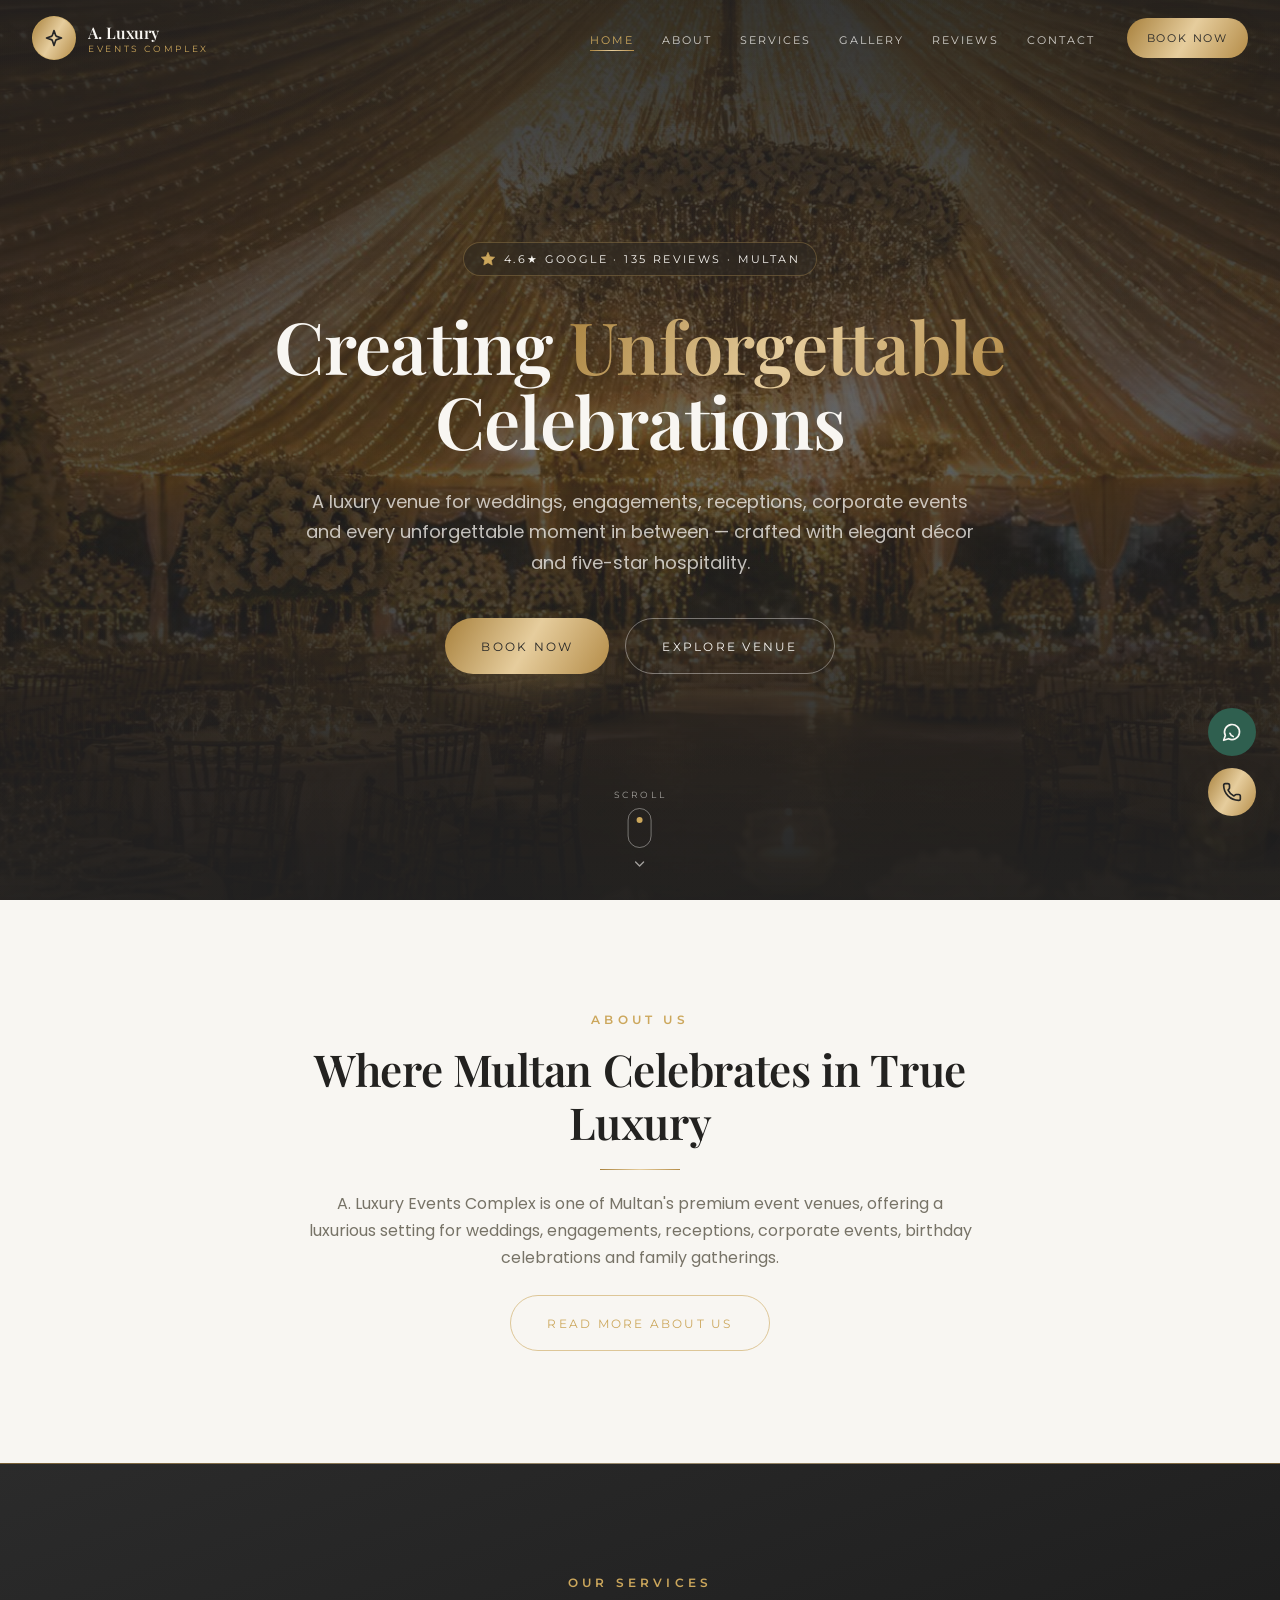
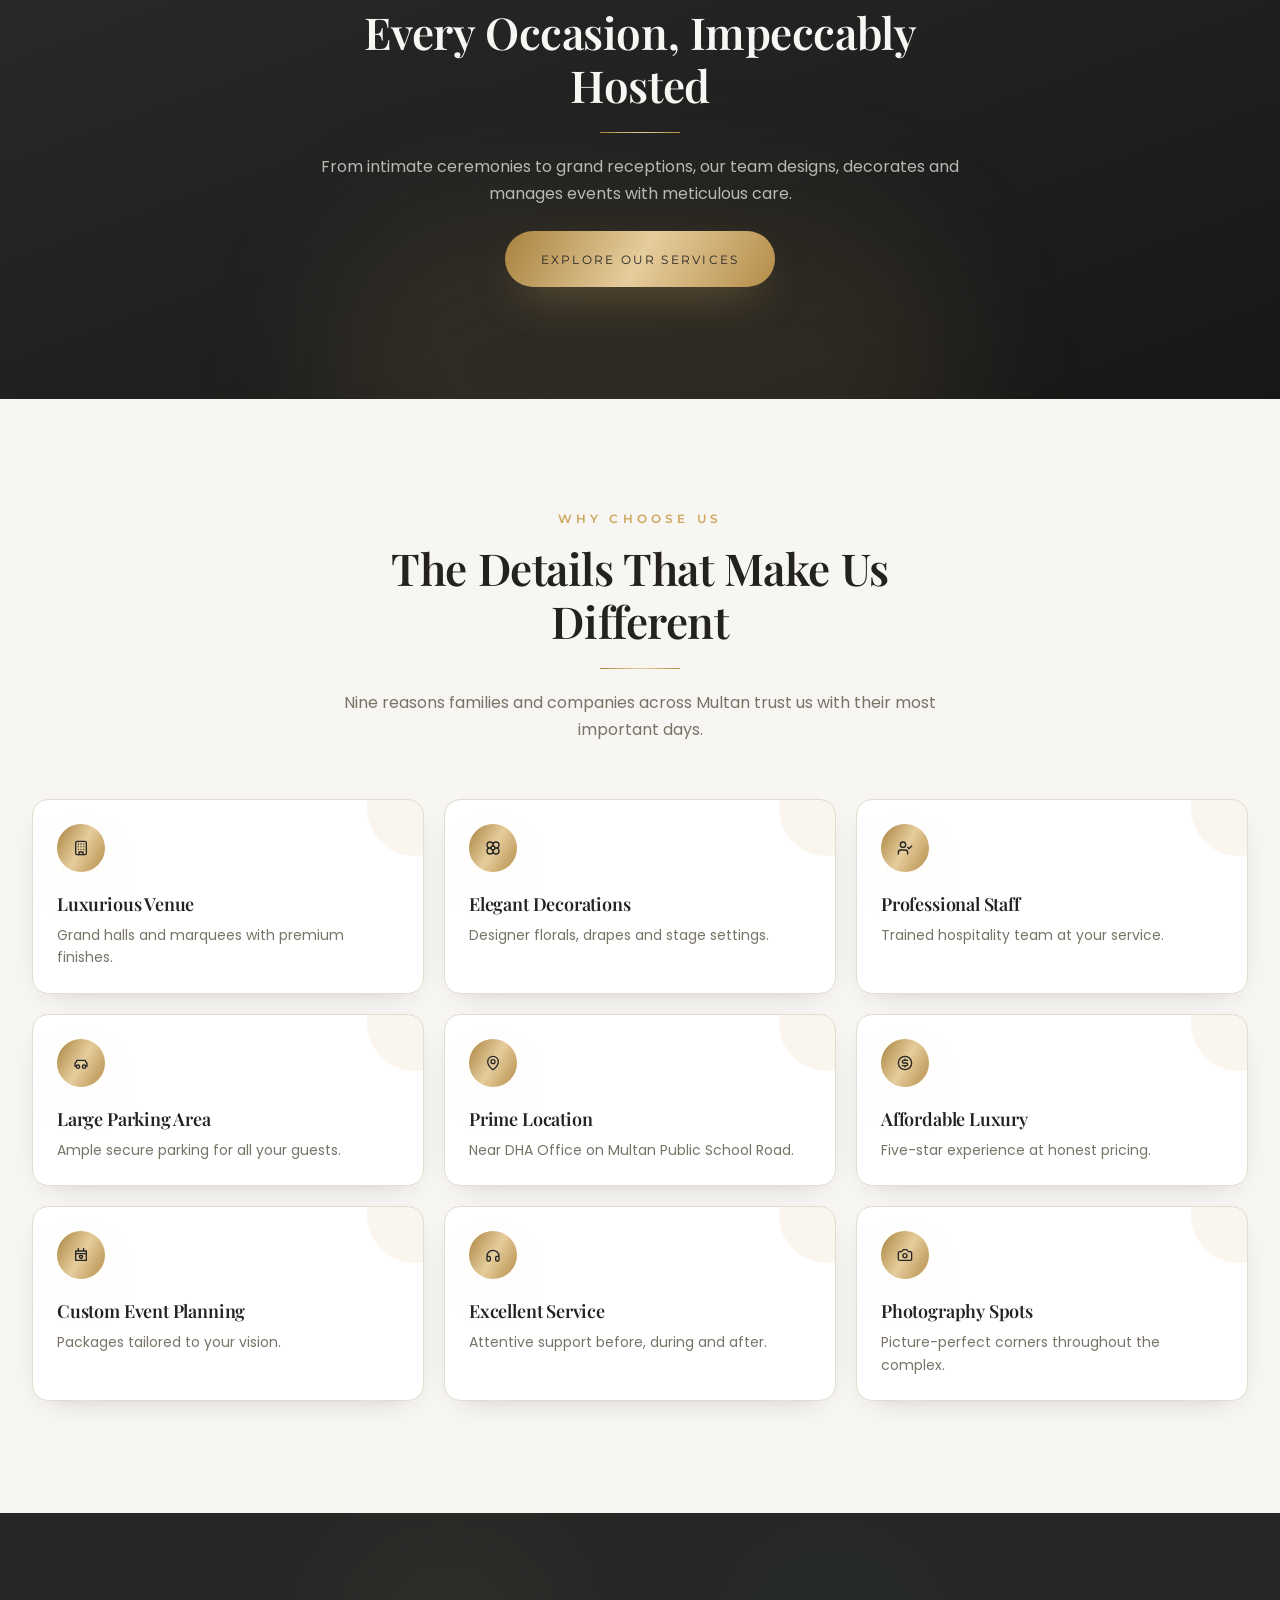
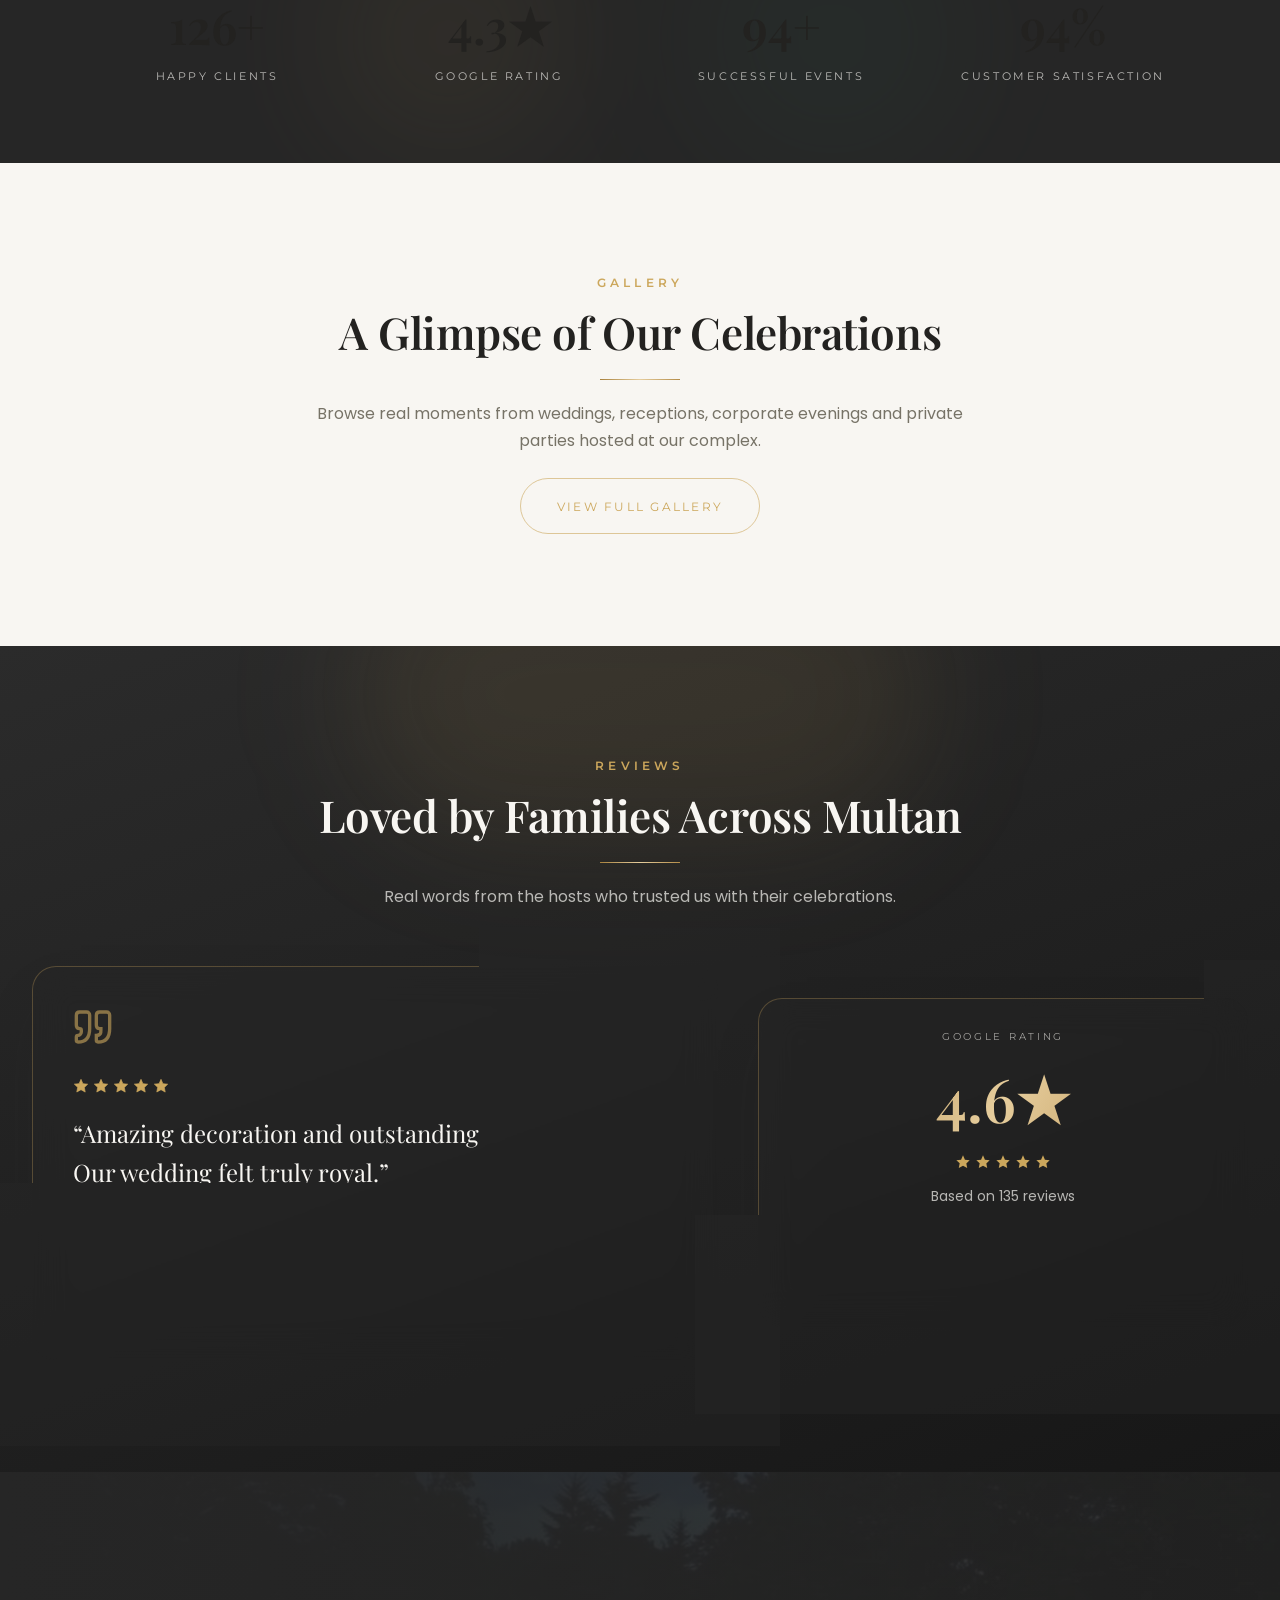
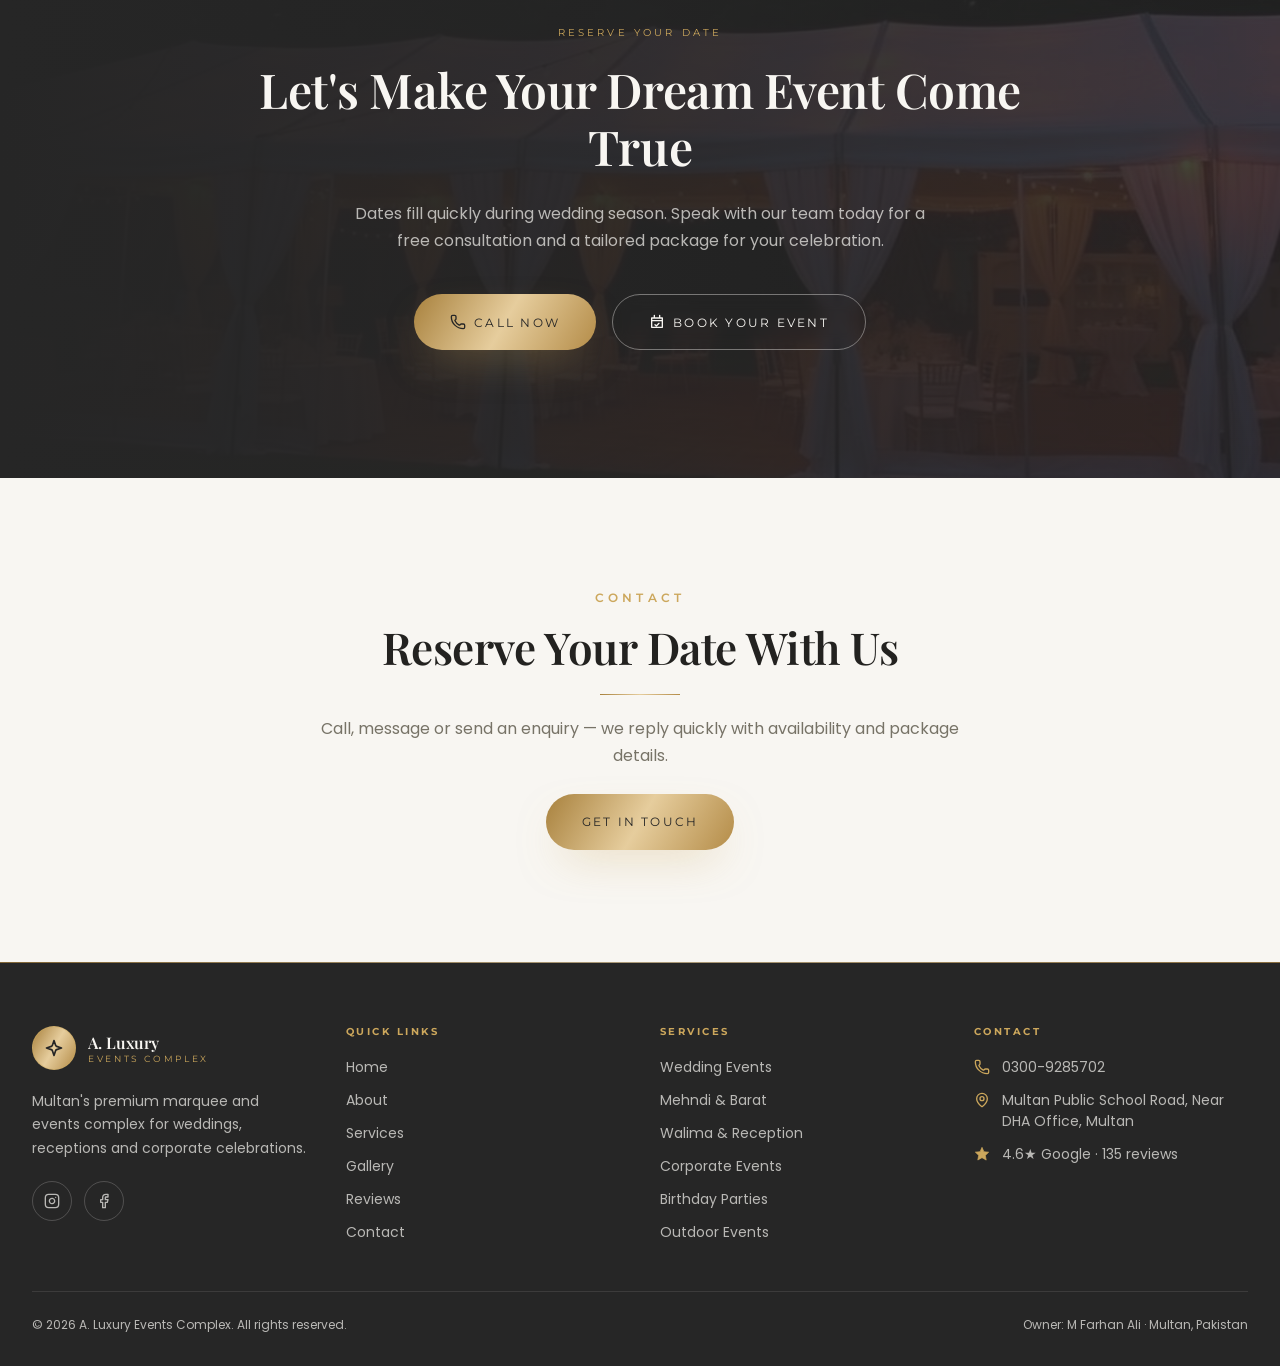
<file: index.html>
<!DOCTYPE html>
<html lang="en">
<head>
<meta charset="UTF-8" />
<meta name="viewport" content="width=device-width, initial-scale=1.0" />
<title>A. Luxury Events Complex — Luxury Marquee &amp; Wedding Venue in Multan</title>
<meta name="description" content="Multan's premium marquee and events complex for weddings, mehndi, barat, walima, receptions and corporate events. Elegant décor, catering and 4.6★ rated service." />
<meta name="keywords" content="marquee in Multan, wedding hall Multan, event complex Multan, luxury banquet Multan, walima venue, barat hall, corporate events Multan" />
<meta property="og:title" content="A. Luxury Events Complex — Luxury Marquee & Wedding Venue in Multan" />
<meta property="og:description" content="Multan's premium marquee and events complex for weddings, mehndi, barat, walima, receptions and corporate events. Elegant décor, catering and 4.6★ rated service." />
<meta property="og:type" content="business.business" />
<meta property="og:site_name" content="A. Luxury Events Complex" />
<meta property="og:locale" content="en_PK" />
<meta name="twitter:card" content="summary_large_image" />
<meta name="twitter:title" content="A. Luxury Events Complex — Luxury Marquee & Wedding Venue in Multan" />
<meta name="twitter:description" content="Multan's premium marquee and events complex for weddings, mehndi, barat, walima, receptions and corporate events. Elegant décor, catering and 4.6★ rated service." />
<meta name="robots" content="index, follow" />
<link rel="canonical" href="/" />
<link rel="icon" href="favicon.ico" />
<link rel="stylesheet" href="assets/css/styles.css" />
<script type="application/ld+json">
{
  "@context": "https://schema.org",
  "@graph": [
    {
      "@type": ["LocalBusiness", "EventVenue"],
      "name": "A. Luxury Events Complex",
      "description": "Multan's premium marquee and events complex for weddings, mehndi, barat, walima, receptions and corporate events. Elegant décor, catering and 4.6★ rated service.",
      "telephone": "+92 300 9285702",
      "founder": { "@type": "Person", "name": "M Farhan Ali" },
      "address": {
        "@type": "PostalAddress",
        "streetAddress": "Multan Public School Road, Near DHA Office",
        "addressLocality": "Multan",
        "addressCountry": "PK"
      },
      "openingHours": "Mo-Su 10:00-24:00",
      "priceRange": "$$",
      "aggregateRating": {
        "@type": "AggregateRating",
        "ratingValue": 4.6,
        "reviewCount": 135,
        "bestRating": 5
      },
      "sameAs": [
        "https://www.instagram.com/a.dot.luxury.event.complex?igsh=MWJydzV4YTBwYzZkdg==",
        "https://www.facebook.com/share/1BX9GoHtxs/"
      ],
      "maximumAttendeeCapacity": 1000
    },
    {
      "@type": "BreadcrumbList",
      "itemListElement": [
        { "@type": "ListItem", "position": 1, "name": "Home", "item": "/" },
        { "@type": "ListItem", "position": 2, "name": "About", "item": "/about.html" },
        { "@type": "ListItem", "position": 3, "name": "Services", "item": "/services.html" },
        { "@type": "ListItem", "position": 4, "name": "Gallery", "item": "/gallery.html" },
        { "@type": "ListItem", "position": 5, "name": "Contact", "item": "/contact.html" }
      ]
    }
  ]
}
</script>
</head>
<body>

<!-- ========================= HEADER ========================= -->
<header class="site-header" id="siteHeader">
  <nav class="navbar container" aria-label="Main navigation">
    <a href="#home" class="brand">
      <span class="brand-icon">
        <svg class="icon" viewBox="0 0 24 24" fill="none" stroke="currentColor" stroke-width="2" stroke-linecap="round" stroke-linejoin="round"><path d="m12 3-1.9 5.8a2 2 0 0 1-1.287 1.288L3 12l5.8 1.9a2 2 0 0 1 1.288 1.287L12 21l1.9-5.8a2 2 0 0 1 1.287-1.288L21 12l-5.8-1.9a2 2 0 0 1-1.288-1.287Z"/></svg>
      </span>
      <span style="min-width:0;">
        <span class="brand-name">A. Luxury</span>
        <span class="brand-sub">Events Complex</span>
      </span>
    </a>

    <div class="nav-desktop">
      <ul class="nav-links" id="navLinks">
        <li><a href="#home" aria-current="page">Home</a></li>
        <li><a href="about.html">About</a></li>
        <li><a href="services.html">Services</a></li>
        <li><a href="gallery.html">Gallery</a></li>
        <li><a href="#reviews">Reviews</a></li>
        <li><a href="contact.html">Contact</a></li>
      </ul>
      <a href="contact.html" class="btn btn-gold btn-sm">Book Now</a>
    </div>

    <button type="button" class="menu-toggle" id="menuToggle" aria-expanded="false" aria-label="Open menu">
      <svg class="icon icon-open" viewBox="0 0 24 24" fill="none" stroke="currentColor" stroke-width="2" stroke-linecap="round" stroke-linejoin="round"><path d="M4 12h16M4 6h16M4 18h16"/></svg>
      <svg class="icon icon-close" viewBox="0 0 24 24" fill="none" stroke="currentColor" stroke-width="2" stroke-linecap="round" stroke-linejoin="round"><path d="M18 6 6 18M6 6l12 12"/></svg>
    </button>
  </nav>

  <div class="mobile-drawer-wrap" id="mobileDrawerWrap">
    <div class="mobile-overlay" id="mobileOverlay"></div>
    <div class="mobile-drawer">
      <div class="mobile-drawer-head">
        <span>Menu</span>
        <button type="button" class="mobile-close" id="mobileClose" aria-label="Close menu">
          <svg class="icon-sm" viewBox="0 0 24 24" fill="none" stroke="currentColor" stroke-width="2" stroke-linecap="round" stroke-linejoin="round"><path d="M18 6 6 18M6 6l12 12"/></svg>
        </button>
      </div>
      <ul class="mobile-nav-links">
        <li><a href="#home" class="mobile-link">Home</a></li>
        <li><a href="about.html" class="mobile-link">About</a></li>
        <li><a href="services.html" class="mobile-link">Services</a></li>
        <li><a href="gallery.html" class="mobile-link">Gallery</a></li>
        <li><a href="#reviews" class="mobile-link">Reviews</a></li>
        <li><a href="contact.html" class="mobile-link">Contact</a></li>
      </ul>
      <a href="contact.html" class="btn btn-gold btn-lg btn-full mobile-link">Book Your Event</a>
      <a href="tel:+923009285702" class="mobile-phone">0300-9285702</a>
    </div>
  </div>
</header>

<main>

  <!-- ========================= HERO ========================= -->
  <section id="home" class="hero">
    <div class="hero-bg-wrap">
      <img id="heroImg" src="assets/images/hero-marquee.jpg" alt="Luxury wedding marquee at A. Luxury Events Complex with golden chandeliers and floral décor" width="1920" height="1088" fetchpriority="high" />
    </div>
    <div class="hero-gradient-1"></div>
    <div class="hero-gradient-2"></div>

    <div class="hero-inner">
      <div class="hero-badge glass-dark animate-fade-in">
        <svg class="icon-sm" viewBox="0 0 24 24" fill="currentColor" stroke="currentColor" stroke-width="1" style="color:var(--primary)"><path d="M12 2l2.9 6.6L22 9.3l-5 4.8 1.3 7-6.3-3.6L5.7 21l1.3-7-5-4.8 7.1-0.7L12 2z"/></svg>
        <span>4.6★ Google · 135 Reviews · Multan</span>
      </div>

      <h1 class="animate-fade-in">Creating <span class="text-gold-gradient">Unforgettable</span><br class="hidden-mobile" /> Celebrations</h1>

      <p class="lede animate-fade-in">A luxury venue for weddings, engagements, receptions, corporate events and every unforgettable moment in between — crafted with elegant décor and five-star hospitality.</p>

      <div class="hero-ctas animate-fade-in">
        <a href="contact.html" class="btn btn-gold btn-lg">Book Now</a>
        <a href="gallery.html" class="btn btn-ghost-light btn-lg">Explore Venue</a>
      </div>
    </div>

    <a href="about.html" class="scroll-hint" aria-label="Learn more about us">
      <span>Scroll</span>
      <span class="scroll-pill"><span class="scroll-dot animate-scroll-dot"></span></span>
      <svg class="icon-sm" viewBox="0 0 24 24" fill="none" stroke="currentColor" stroke-width="2" stroke-linecap="round" stroke-linejoin="round"><path d="m6 9 6 6 6-6"/></svg>
    </a>
  </section>

  <!-- ========================= ABOUT TEASER ========================= -->
  <section class="section-pad">
    <div class="container">
      <div class="section-heading center reveal">
        <p class="eyebrow">About Us</p>
        <h2>Where Multan Celebrates in True Luxury</h2>
        <div class="gold-rule"></div>
        <p class="subtitle">A. Luxury Events Complex is one of Multan's premium event venues, offering a luxurious setting for weddings, engagements, receptions, corporate events, birthday celebrations and family gatherings.</p>
        <div style="margin-top:1.5rem;">
          <a href="about.html" class="btn btn-outline btn-lg">Read More About Us</a>
        </div>
      </div>
    </div>
  </section>

  <!-- ========================= SERVICES TEASER ========================= -->
  <section class="services section-pad">
    <div class="top-line"></div>
    <div class="blob"></div>
    <div class="container" style="position:relative;">
      <div class="section-heading center reveal">
        <p class="eyebrow">Our Services</p>
        <h2 class="invert">Every Occasion, Impeccably Hosted</h2>
        <div class="gold-rule"></div>
        <p class="subtitle invert">From intimate ceremonies to grand receptions, our team designs, decorates and manages events with meticulous care.</p>
        <div style="margin-top:1.5rem;">
          <a href="services.html" class="btn btn-gold btn-lg">Explore Our Services</a>
        </div>
      </div>
    </div>
  </section>

  <!-- ========================= WHY CHOOSE US ========================= -->
  <section class="why-choose section-pad">
    <div class="container">
      <div class="section-heading center reveal">
        <p class="eyebrow">Why Choose Us</p>
        <h2>The Details That Make Us Different</h2>
        <div class="gold-rule"></div>
        <p class="subtitle">Nine reasons families and companies across Multan trust us with their most important days.</p>
      </div>

      <div class="cards-grid" id="reasonsGrid"></div>
    </div>
  </section>

  <!-- ========================= STATS ========================= -->
  <section class="stats">
    <div class="glow-wrap"><div class="glow-1"></div><div class="glow-2"></div></div>
    <div class="stats-grid" id="statsGrid"></div>
  </section>

  <!-- ========================= GALLERY TEASER ========================= -->
  <section class="section-pad">
    <div class="container">
      <div class="section-heading center reveal">
        <p class="eyebrow">Gallery</p>
        <h2>A Glimpse of Our Celebrations</h2>
        <div class="gold-rule"></div>
        <p class="subtitle">Browse real moments from weddings, receptions, corporate evenings and private parties hosted at our complex.</p>
        <div style="margin-top:1.5rem;">
          <a href="gallery.html" class="btn btn-outline btn-lg">View Full Gallery</a>
        </div>
      </div>
    </div>
  </section>

  <!-- ========================= REVIEWS ========================= -->
  <section id="reviews" class="reviews section-pad">
    <div class="blob"></div>
    <div class="container" style="position:relative;">
      <div class="section-heading center reveal">
        <p class="eyebrow">Reviews</p>
        <h2 class="invert">Loved by Families Across Multan</h2>
        <div class="gold-rule"></div>
        <p class="subtitle invert">Real words from the hosts who trusted us with their celebrations.</p>
      </div>

      <div class="reviews-grid">
        <div class="reveal" data-variant="left">
          <div class="testimonial-card glass-dark" id="testimonialCard">
            <svg width="40" height="40" viewBox="0 0 24 24" fill="none" stroke="var(--primary)" stroke-width="2" style="opacity:.6"><path d="M3 21c3 0 7-1 7-8V5c0-1.25-.756-2.017-2-2H4c-1.25 0-2 .75-2 1.972V11c0 1.25.75 2 2 2 1 0 1 0 1 1v1c0 1-1 2-2 2s-1 .008-1 1.031V20c0 1 0 1 1 1z"/><path d="M15 21c3 0 7-1 7-8V5c0-1.25-.757-2.017-2-2h-4c-1.25 0-2 .75-2 1.972V11c0 1.25.75 2 2 2h.75c0 2.25.25 4-2.75 4v3c0 1 0 1 1 1z"/></svg>

            <div class="testimonial-track" id="testimonialTrack"></div>

            <div class="testimonial-controls">
              <button type="button" class="testimonial-arrow" id="testimonialPrev" aria-label="Previous review">
                <svg class="icon-sm" viewBox="0 0 24 24" fill="none" stroke="currentColor" stroke-width="2" stroke-linecap="round" stroke-linejoin="round"><path d="m15 18-6-6 6-6"/></svg>
              </button>
              <button type="button" class="testimonial-arrow" id="testimonialNext" aria-label="Next review">
                <svg class="icon-sm" viewBox="0 0 24 24" fill="none" stroke="currentColor" stroke-width="2" stroke-linecap="round" stroke-linejoin="round"><path d="m9 18 6-6-6-6"/></svg>
              </button>
              <div class="testimonial-dots" id="testimonialDots"></div>
            </div>
          </div>
        </div>

        <div class="reveal" data-variant="right" style="--reveal-delay:120ms">
          <div class="rating-card glass-dark animate-float-slow">
            <p class="label">Google Rating</p>
            <p class="rating-value text-gold-gradient">4.6★</p>
            <div class="stars" style="justify-content:center;" aria-hidden="true">
              <svg class="icon-sm" viewBox="0 0 24 24"><path d="M12 2l2.9 6.6L22 9.3l-5 4.8 1.3 7-6.3-3.6L5.7 21l1.3-7-5-4.8 7.1-0.7L12 2z"/></svg>
              <svg class="icon-sm" viewBox="0 0 24 24"><path d="M12 2l2.9 6.6L22 9.3l-5 4.8 1.3 7-6.3-3.6L5.7 21l1.3-7-5-4.8 7.1-0.7L12 2z"/></svg>
              <svg class="icon-sm" viewBox="0 0 24 24"><path d="M12 2l2.9 6.6L22 9.3l-5 4.8 1.3 7-6.3-3.6L5.7 21l1.3-7-5-4.8 7.1-0.7L12 2z"/></svg>
              <svg class="icon-sm" viewBox="0 0 24 24"><path d="M12 2l2.9 6.6L22 9.3l-5 4.8 1.3 7-6.3-3.6L5.7 21l1.3-7-5-4.8 7.1-0.7L12 2z"/></svg>
              <svg class="icon-sm" viewBox="0 0 24 24"><path d="M12 2l2.9 6.6L22 9.3l-5 4.8 1.3 7-6.3-3.6L5.7 21l1.3-7-5-4.8 7.1-0.7L12 2z"/></svg>
            </div>
            <p class="based-on">Based on 135 reviews</p>
            <div class="gold-rule"></div>
            <p class="note">Rated for décor, hospitality and event management by hosts in Multan.</p>
          </div>
        </div>
      </div>
    </div>
  </section>

  <!-- ========================= BOOKING CTA ========================= -->
  <section class="booking-cta">
    <img src="assets/images/gallery-outdoor.jpg" alt="Outdoor luxury marquee lit with warm string lights at dusk" loading="lazy" />
    <div class="overlay-1"></div>
    <div class="overlay-2"></div>
    <div class="booking-inner reveal" data-variant="zoom">
      <p class="eyebrow">Reserve Your Date</p>
      <h2>Let's Make Your Dream Event Come True</h2>
      <p>Dates fill quickly during wedding season. Speak with our team today for a free consultation and a tailored package for your celebration.</p>
      <div class="booking-ctas">
        <a href="tel:+923009285702" class="btn btn-gold btn-lg">
          <svg class="icon-sm" viewBox="0 0 24 24" fill="none" stroke="currentColor" stroke-width="2" stroke-linecap="round" stroke-linejoin="round"><path d="M13.832 16.568a1 1 0 0 0 1.213-.303l.355-.465A2 2 0 0 1 17 15h3a2 2 0 0 1 2 2v3a2 2 0 0 1-2 2A18 18 0 0 1 2 4a2 2 0 0 1 2-2h3a2 2 0 0 1 2 2v3a2 2 0 0 1-.8 1.6l-.468.351a1 1 0 0 0-.292 1.233 14 14 0 0 0 6.392 6.384"/></svg>
          Call Now
        </a>
        <a href="contact.html" class="btn btn-ghost-light btn-lg">
          <svg class="icon-sm" viewBox="0 0 24 24" fill="none" stroke="currentColor" stroke-width="2" stroke-linecap="round" stroke-linejoin="round"><path d="M8 2v4M16 2v4M4 10h16M4 6h16v14H4z"/><path d="m9 16 2 2 4-4"/></svg>
          Book Your Event
        </a>
      </div>
    </div>
  </section>

  <!-- ========================= CONTACT TEASER ========================= -->
  <section class="section-pad">
    <div class="container">
      <div class="section-heading center reveal">
        <p class="eyebrow">Contact</p>
        <h2>Reserve Your Date With Us</h2>
        <div class="gold-rule"></div>
        <p class="subtitle">Call, message or send an enquiry — we reply quickly with availability and package details.</p>
        <div style="margin-top:1.5rem;">
          <a href="contact.html" class="btn btn-gold btn-lg">Get in Touch</a>
        </div>
      </div>
    </div>
  </section>

</main>

<!-- ========================= FOOTER ========================= -->
<footer class="site-footer">
  <div class="top-line"></div>
  <div class="container">
    <div class="footer-grid">
      <div class="footer-col">
        <div class="footer-brand">
          <span class="brand-icon">
            <svg class="icon" viewBox="0 0 24 24" fill="none" stroke="currentColor" stroke-width="2" stroke-linecap="round" stroke-linejoin="round"><path d="m12 3-1.9 5.8a2 2 0 0 1-1.287 1.288L3 12l5.8 1.9a2 2 0 0 1 1.288 1.287L12 21l1.9-5.8a2 2 0 0 1 1.287-1.288L21 12l-5.8-1.9a2 2 0 0 1-1.288-1.287Z"/></svg>
          </span>
          <span>
            <span class="brand-name" style="color:var(--cream)">A. Luxury</span>
            <span class="brand-sub">Events Complex</span>
          </span>
        </div>
        <p class="desc">Multan's premium marquee and events complex for weddings, receptions and corporate celebrations.</p>
        <div class="footer-social">
          <a href="https://www.instagram.com/a.dot.luxury.event.complex?igsh=MWJydzV4YTBwYzZkdg==" target="_blank" rel="noopener noreferrer" aria-label="Instagram">
            <svg class="icon-sm" viewBox="0 0 24 24" fill="none" stroke="currentColor" stroke-width="2" stroke-linecap="round" stroke-linejoin="round"><rect width="20" height="20" x="2" y="2" rx="5" ry="5"/><path d="M16 11.37A4 4 0 1 1 12.63 8 4 4 0 0 1 16 11.37z"/><line x1="17.5" x2="17.51" y1="6.5" y2="6.5"/></svg>
          </a>
          <a href="https://www.facebook.com/share/1BX9GoHtxs/" target="_blank" rel="noopener noreferrer" aria-label="Facebook">
            <svg class="icon-sm" viewBox="0 0 24 24" fill="none" stroke="currentColor" stroke-width="2" stroke-linecap="round" stroke-linejoin="round"><path d="M18 2h-3a5 5 0 0 0-5 5v3H7v4h3v8h4v-8h3l1-4h-4V7a1 1 0 0 1 1-1h3z"/></svg>
          </a>
        </div>
      </div>

      <nav class="footer-col" aria-label="Quick links">
        <h3>Quick Links</h3>
        <ul>
          <li><a href="#home">Home</a></li>
          <li><a href="about.html">About</a></li>
          <li><a href="services.html">Services</a></li>
          <li><a href="gallery.html">Gallery</a></li>
          <li><a href="#reviews">Reviews</a></li>
          <li><a href="contact.html">Contact</a></li>
        </ul>
      </nav>

      <div class="footer-col">
        <h3>Services</h3>
        <ul>
          <li><a href="services.html">Wedding Events</a></li>
          <li><a href="services.html">Mehndi &amp; Barat</a></li>
          <li><a href="services.html">Walima &amp; Reception</a></li>
          <li><a href="services.html">Corporate Events</a></li>
          <li><a href="services.html">Birthday Parties</a></li>
          <li><a href="services.html">Outdoor Events</a></li>
        </ul>
      </div>

      <div class="footer-col">
        <h3>Contact</h3>
        <ul>
          <li class="row">
            <svg class="icon-sm" viewBox="0 0 24 24" fill="none" stroke="currentColor" stroke-width="2" stroke-linecap="round" stroke-linejoin="round"><path d="M13.832 16.568a1 1 0 0 0 1.213-.303l.355-.465A2 2 0 0 1 17 15h3a2 2 0 0 1 2 2v3a2 2 0 0 1-2 2A18 18 0 0 1 2 4a2 2 0 0 1 2-2h3a2 2 0 0 1 2 2v3a2 2 0 0 1-.8 1.6l-.468.351a1 1 0 0 0-.292 1.233 14 14 0 0 0 6.392 6.384"/></svg>
            <a href="tel:+923009285702">0300-9285702</a>
          </li>
          <li class="row">
            <svg class="icon-sm" viewBox="0 0 24 24" fill="none" stroke="currentColor" stroke-width="2" stroke-linecap="round" stroke-linejoin="round"><path d="M20 10c0 4.993-5.539 10.193-7.399 11.799a1 1 0 0 1-1.202 0C9.539 20.193 4 14.993 4 10a8 8 0 0 1 16 0"/><circle cx="12" cy="10" r="3"/></svg>
            <span>Multan Public School Road, Near DHA Office, Multan</span>
          </li>
          <li class="row">
            <svg class="icon-sm" viewBox="0 0 24 24" fill="var(--primary)" stroke="var(--primary)" stroke-width="1"><path d="M12 2l2.9 6.6L22 9.3l-5 4.8 1.3 7-6.3-3.6L5.7 21l1.3-7-5-4.8 7.1-0.7L12 2z"/></svg>
            <span>4.6★ Google · 135 reviews</span>
          </li>
        </ul>
      </div>
    </div>

    <div class="footer-bottom">
      <p>© <span id="year"></span> A. Luxury Events Complex. All rights reserved.</p>
      <p>Owner: M Farhan Ali · Multan, Pakistan</p>
    </div>
  </div>
</footer>

<!-- ========================= FLOATING ACTIONS ========================= -->
<div class="floating-actions">
  <a href="https://wa.me/923009285702" target="_blank" rel="noopener noreferrer" aria-label="Chat on WhatsApp" class="fab fab-whatsapp animate-float-slow">
    <svg class="icon" viewBox="0 0 24 24" fill="none" stroke="currentColor" stroke-width="2" stroke-linecap="round" stroke-linejoin="round"><path d="M7.9 20A9 9 0 1 0 4 16.1L2 22Z"/><path d="M9.5 13.5c.5 1.5 2.5 3.5 4 4"/></svg>
  </a>
  <a href="tel:+923009285702" aria-label="Call 0300-9285702" class="fab fab-call">
    <svg class="icon" viewBox="0 0 24 24" fill="none" stroke="currentColor" stroke-width="2" stroke-linecap="round" stroke-linejoin="round"><path d="M13.832 16.568a1 1 0 0 0 1.213-.303l.355-.465A2 2 0 0 1 17 15h3a2 2 0 0 1 2 2v3a2 2 0 0 1-2 2A18 18 0 0 1 2 4a2 2 0 0 1 2-2h3a2 2 0 0 1 2 2v3a2 2 0 0 1-.8 1.6l-.468.351a1 1 0 0 0-.292 1.233 14 14 0 0 0 6.392 6.384"/></svg>
  </a>
  <button type="button" id="scrollTopBtn" aria-label="Scroll to top" class="fab fab-top">
    <svg class="icon" viewBox="0 0 24 24" fill="none" stroke="currentColor" stroke-width="2" stroke-linecap="round" stroke-linejoin="round"><path d="m5 12 7-7 7 7M12 19V5"/></svg>
  </button>
</div>

<script src="assets/js/icons.js"></script>
<script src="assets/js/shared.js"></script>
<script src="assets/js/homepage.js"></script>
</body>
</html>
</file>
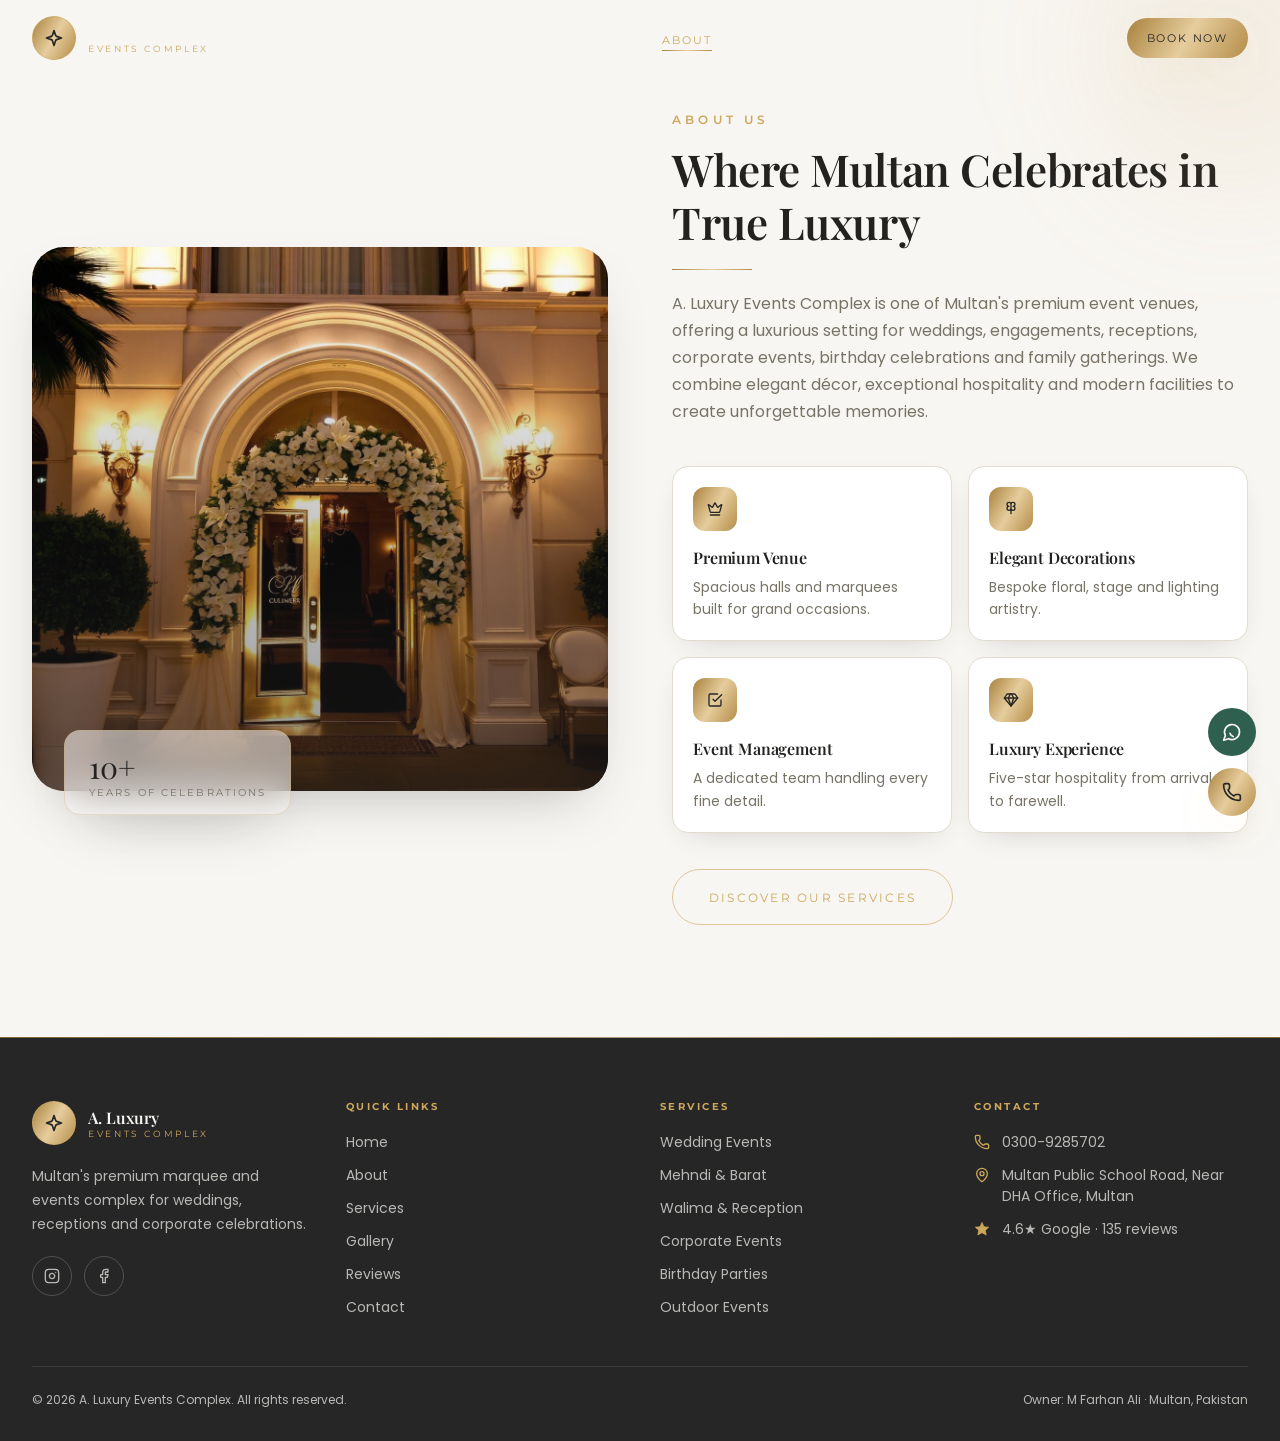
<file: about.html>
<!DOCTYPE html>
<html lang="en">
<head>
<meta charset="UTF-8" />
<meta name="viewport" content="width=device-width, initial-scale=1.0" />
<title>About Us — A. Luxury Events Complex | Multan</title>
<meta name="description" content="Learn about A. Luxury Events Complex, one of Multan's premium venues for weddings, receptions and corporate events — elegant décor, expert management and five-star hospitality." />
<meta name="keywords" content="about A. Luxury Events Complex, marquee Multan, wedding venue Multan, event complex Multan" />
<meta property="og:title" content="About Us — A. Luxury Events Complex" />
<meta property="og:description" content="Learn about A. Luxury Events Complex, one of Multan's premium venues for weddings, receptions and corporate events." />
<meta property="og:type" content="business.business" />
<meta property="og:site_name" content="A. Luxury Events Complex" />
<meta property="og:locale" content="en_PK" />
<meta name="twitter:card" content="summary_large_image" />
<meta name="twitter:title" content="About Us — A. Luxury Events Complex" />
<meta name="twitter:description" content="Learn about A. Luxury Events Complex, one of Multan's premium venues for weddings, receptions and corporate events." />
<meta name="robots" content="index, follow" />
<link rel="canonical" href="/about.html" />
<link rel="icon" href="favicon.ico" />
<link rel="stylesheet" href="assets/css/styles.css" />
<script type="application/ld+json">
{
  "@context": "https://schema.org",
  "@graph": [
    {
      "@type": ["LocalBusiness", "EventVenue"],
      "name": "A. Luxury Events Complex",
      "description": "Multan's premium marquee and events complex for weddings, mehndi, barat, walima, receptions and corporate events.",
      "telephone": "+92 300 9285702",
      "founder": { "@type": "Person", "name": "M Farhan Ali" },
      "address": {
        "@type": "PostalAddress",
        "streetAddress": "Multan Public School Road, Near DHA Office",
        "addressLocality": "Multan",
        "addressCountry": "PK"
      },
      "openingHours": "Mo-Su 10:00-24:00",
      "priceRange": "$$",
      "aggregateRating": { "@type": "AggregateRating", "ratingValue": 4.6, "reviewCount": 135, "bestRating": 5 },
      "sameAs": [
        "https://www.instagram.com/a.dot.luxury.event.complex?igsh=MWJydzV4YTBwYzZkdg==",
        "https://www.facebook.com/share/1BX9GoHtxs/"
      ],
      "maximumAttendeeCapacity": 1000
    },
    {
      "@type": "BreadcrumbList",
      "itemListElement": [
        { "@type": "ListItem", "position": 1, "name": "Home", "item": "/" },
        { "@type": "ListItem", "position": 2, "name": "About", "item": "/about.html" }
      ]
    }
  ]
}
</script>
</head>
<body>

<!-- ========================= HEADER ========================= -->
<header class="site-header" id="siteHeader">
  <nav class="navbar container" aria-label="Main navigation">
    <a href="index.html" class="brand">
      <span class="brand-icon">
        <svg class="icon" viewBox="0 0 24 24" fill="none" stroke="currentColor" stroke-width="2" stroke-linecap="round" stroke-linejoin="round"><path d="m12 3-1.9 5.8a2 2 0 0 1-1.287 1.288L3 12l5.8 1.9a2 2 0 0 1 1.288 1.287L12 21l1.9-5.8a2 2 0 0 1 1.287-1.288L21 12l-5.8-1.9a2 2 0 0 1-1.288-1.287Z"/></svg>
      </span>
      <span style="min-width:0;">
        <span class="brand-name">A. Luxury</span>
        <span class="brand-sub">Events Complex</span>
      </span>
    </a>

    <div class="nav-desktop">
      <ul class="nav-links" id="navLinks">
        <li><a href="index.html">Home</a></li>
        <li><a href="about.html" class="active" aria-current="page">About</a></li>
        <li><a href="services.html">Services</a></li>
        <li><a href="gallery.html">Gallery</a></li>
        <li><a href="index.html#reviews">Reviews</a></li>
        <li><a href="contact.html">Contact</a></li>
      </ul>
      <a href="contact.html" class="btn btn-gold btn-sm">Book Now</a>
    </div>

    <button type="button" class="menu-toggle" id="menuToggle" aria-expanded="false" aria-label="Open menu">
      <svg class="icon icon-open" viewBox="0 0 24 24" fill="none" stroke="currentColor" stroke-width="2" stroke-linecap="round" stroke-linejoin="round"><path d="M4 12h16M4 6h16M4 18h16"/></svg>
      <svg class="icon icon-close" viewBox="0 0 24 24" fill="none" stroke="currentColor" stroke-width="2" stroke-linecap="round" stroke-linejoin="round"><path d="M18 6 6 18M6 6l12 12"/></svg>
    </button>
  </nav>

  <div class="mobile-drawer-wrap" id="mobileDrawerWrap">
    <div class="mobile-overlay" id="mobileOverlay"></div>
    <div class="mobile-drawer">
      <div class="mobile-drawer-head">
        <span>Menu</span>
        <button type="button" class="mobile-close" id="mobileClose" aria-label="Close menu">
          <svg class="icon-sm" viewBox="0 0 24 24" fill="none" stroke="currentColor" stroke-width="2" stroke-linecap="round" stroke-linejoin="round"><path d="M18 6 6 18M6 6l12 12"/></svg>
        </button>
      </div>
      <ul class="mobile-nav-links">
        <li><a href="index.html" class="mobile-link">Home</a></li>
        <li><a href="about.html" class="mobile-link">About</a></li>
        <li><a href="services.html" class="mobile-link">Services</a></li>
        <li><a href="gallery.html" class="mobile-link">Gallery</a></li>
        <li><a href="index.html#reviews" class="mobile-link">Reviews</a></li>
        <li><a href="contact.html" class="mobile-link">Contact</a></li>
      </ul>
      <a href="contact.html" class="btn btn-gold btn-lg btn-full mobile-link">Book Your Event</a>
      <a href="tel:+923009285702" class="mobile-phone">0300-9285702</a>
    </div>
  </div>
</header>

<main>

  <!-- ========================= ABOUT ========================= -->
  <section id="about" class="about section-pad">
    <div class="blob"></div>
    <div class="container">
      <div class="about-grid">
        <div class="about-media reveal" data-variant="left">
          <div class="about-media-inner">
            <img src="assets/images/about-venue.jpg" alt="Illuminated floral entrance of A. Luxury Events Complex in Multan" width="1200" height="1400" loading="lazy" />
            <div class="overlay"></div>
          </div>
          <div class="about-badge glass animate-float-slow">
            <p>10+</p>
            <p>Years of Celebrations</p>
          </div>
        </div>

        <div>
          <div class="section-heading reveal">
            <p class="eyebrow">About Us</p>
            <h2>Where Multan Celebrates in True Luxury</h2>
            <div class="gold-rule"></div>
            <p class="subtitle">A. Luxury Events Complex is one of Multan's premium event venues, offering a luxurious setting for weddings, engagements, receptions, corporate events, birthday celebrations and family gatherings. We combine elegant décor, exceptional hospitality and modern facilities to create unforgettable memories.</p>
          </div>

          <div class="highlights-grid">
            <div class="highlight-card hover-lift reveal" style="--reveal-delay:0ms">
              <span class="highlight-icon"><svg class="icon-sm" viewBox="0 0 24 24" fill="none" stroke="currentColor" stroke-width="2" stroke-linecap="round" stroke-linejoin="round"><path d="M11.562 3.266a.5.5 0 0 1 .876 0L15.39 8.87a1 1 0 0 0 1.516.294L21.183 5.5a.5.5 0 0 1 .798.519l-2.834 10.246a1 1 0 0 1-.956.734H5.81a1 1 0 0 1-.957-.734L2.02 6.02a.5.5 0 0 1 .798-.519l4.276 3.664a1 1 0 0 0 1.516-.294z"/><path d="M5 21h14"/></svg></span>
              <h3>Premium Venue</h3>
              <p>Spacious halls and marquees built for grand occasions.</p>
            </div>
            <div class="highlight-card hover-lift reveal" style="--reveal-delay:90ms">
              <span class="highlight-icon"><svg class="icon-sm" viewBox="0 0 24 24" fill="none" stroke="currentColor" stroke-width="2" stroke-linecap="round" stroke-linejoin="round"><path d="M12 5a3 3 0 1 1 3 3m-3-3a3 3 0 1 0-3 3m3-3v14M9 8a3 3 0 1 0 3 3M15 8a3 3 0 1 1-3 3"/></svg></span>
              <h3>Elegant Decorations</h3>
              <p>Bespoke floral, stage and lighting artistry.</p>
            </div>
            <div class="highlight-card hover-lift reveal" style="--reveal-delay:180ms">
              <span class="highlight-icon"><svg class="icon-sm" viewBox="0 0 24 24" fill="none" stroke="currentColor" stroke-width="2" stroke-linecap="round" stroke-linejoin="round"><path d="M9 11l3 3L22 4"/><path d="M21 12v7a2 2 0 0 1-2 2H5a2 2 0 0 1-2-2V5a2 2 0 0 1 2-2h11"/></svg></span>
              <h3>Event Management</h3>
              <p>A dedicated team handling every fine detail.</p>
            </div>
            <div class="highlight-card hover-lift reveal" style="--reveal-delay:270ms">
              <span class="highlight-icon"><svg class="icon-sm" viewBox="0 0 24 24" fill="none" stroke="currentColor" stroke-width="2" stroke-linecap="round" stroke-linejoin="round"><path d="M6 3h12l4 6-10 12L2 9Z"/><path d="M11 3 8 9l4 12 4-12-3-6"/><path d="M2 9h20"/></svg></span>
              <h3>Luxury Experience</h3>
              <p>Five-star hospitality from arrival to farewell.</p>
            </div>
          </div>

          <div class="reveal" style="margin-top:2.25rem; --reveal-delay:200ms">
            <a href="services.html" class="btn btn-outline btn-lg">Discover Our Services</a>
          </div>
        </div>
      </div>
    </div>
  </section>

</main>

<!-- ========================= FOOTER ========================= -->
<footer class="site-footer">
  <div class="top-line"></div>
  <div class="container">
    <div class="footer-grid">
      <div class="footer-col">
        <div class="footer-brand">
          <span class="brand-icon">
            <svg class="icon" viewBox="0 0 24 24" fill="none" stroke="currentColor" stroke-width="2" stroke-linecap="round" stroke-linejoin="round"><path d="m12 3-1.9 5.8a2 2 0 0 1-1.287 1.288L3 12l5.8 1.9a2 2 0 0 1 1.288 1.287L12 21l1.9-5.8a2 2 0 0 1 1.287-1.288L21 12l-5.8-1.9a2 2 0 0 1-1.288-1.287Z"/></svg>
          </span>
          <span>
            <span class="brand-name" style="color:var(--cream)">A. Luxury</span>
            <span class="brand-sub">Events Complex</span>
          </span>
        </div>
        <p class="desc">Multan's premium marquee and events complex for weddings, receptions and corporate celebrations.</p>
        <div class="footer-social">
          <a href="https://www.instagram.com/a.dot.luxury.event.complex?igsh=MWJydzV4YTBwYzZkdg==" target="_blank" rel="noopener noreferrer" aria-label="Instagram">
            <svg class="icon-sm" viewBox="0 0 24 24" fill="none" stroke="currentColor" stroke-width="2" stroke-linecap="round" stroke-linejoin="round"><rect width="20" height="20" x="2" y="2" rx="5" ry="5"/><path d="M16 11.37A4 4 0 1 1 12.63 8 4 4 0 0 1 16 11.37z"/><line x1="17.5" x2="17.51" y1="6.5" y2="6.5"/></svg>
          </a>
          <a href="https://www.facebook.com/share/1BX9GoHtxs/" target="_blank" rel="noopener noreferrer" aria-label="Facebook">
            <svg class="icon-sm" viewBox="0 0 24 24" fill="none" stroke="currentColor" stroke-width="2" stroke-linecap="round" stroke-linejoin="round"><path d="M18 2h-3a5 5 0 0 0-5 5v3H7v4h3v8h4v-8h3l1-4h-4V7a1 1 0 0 1 1-1h3z"/></svg>
          </a>
        </div>
      </div>

      <nav class="footer-col" aria-label="Quick links">
        <h3>Quick Links</h3>
        <ul>
          <li><a href="index.html">Home</a></li>
          <li><a href="about.html">About</a></li>
          <li><a href="services.html">Services</a></li>
          <li><a href="gallery.html">Gallery</a></li>
          <li><a href="index.html#reviews">Reviews</a></li>
          <li><a href="contact.html">Contact</a></li>
        </ul>
      </nav>

      <div class="footer-col">
        <h3>Services</h3>
        <ul>
          <li><a href="services.html">Wedding Events</a></li>
          <li><a href="services.html">Mehndi &amp; Barat</a></li>
          <li><a href="services.html">Walima &amp; Reception</a></li>
          <li><a href="services.html">Corporate Events</a></li>
          <li><a href="services.html">Birthday Parties</a></li>
          <li><a href="services.html">Outdoor Events</a></li>
        </ul>
      </div>

      <div class="footer-col">
        <h3>Contact</h3>
        <ul>
          <li class="row">
            <svg class="icon-sm" viewBox="0 0 24 24" fill="none" stroke="currentColor" stroke-width="2" stroke-linecap="round" stroke-linejoin="round"><path d="M13.832 16.568a1 1 0 0 0 1.213-.303l.355-.465A2 2 0 0 1 17 15h3a2 2 0 0 1 2 2v3a2 2 0 0 1-2 2A18 18 0 0 1 2 4a2 2 0 0 1 2-2h3a2 2 0 0 1 2 2v3a2 2 0 0 1-.8 1.6l-.468.351a1 1 0 0 0-.292 1.233 14 14 0 0 0 6.392 6.384"/></svg>
            <a href="tel:+923009285702">0300-9285702</a>
          </li>
          <li class="row">
            <svg class="icon-sm" viewBox="0 0 24 24" fill="none" stroke="currentColor" stroke-width="2" stroke-linecap="round" stroke-linejoin="round"><path d="M20 10c0 4.993-5.539 10.193-7.399 11.799a1 1 0 0 1-1.202 0C9.539 20.193 4 14.993 4 10a8 8 0 0 1 16 0"/><circle cx="12" cy="10" r="3"/></svg>
            <span>Multan Public School Road, Near DHA Office, Multan</span>
          </li>
          <li class="row">
            <svg class="icon-sm" viewBox="0 0 24 24" fill="var(--primary)" stroke="var(--primary)" stroke-width="1"><path d="M12 2l2.9 6.6L22 9.3l-5 4.8 1.3 7-6.3-3.6L5.7 21l1.3-7-5-4.8 7.1-0.7L12 2z"/></svg>
            <span>4.6★ Google · 135 reviews</span>
          </li>
        </ul>
      </div>
    </div>

    <div class="footer-bottom">
      <p>© <span id="year"></span> A. Luxury Events Complex. All rights reserved.</p>
      <p>Owner: M Farhan Ali · Multan, Pakistan</p>
    </div>
  </div>
</footer>

<!-- ========================= FLOATING ACTIONS ========================= -->
<div class="floating-actions">
  <a href="https://wa.me/923009285702" target="_blank" rel="noopener noreferrer" aria-label="Chat on WhatsApp" class="fab fab-whatsapp animate-float-slow">
    <svg class="icon" viewBox="0 0 24 24" fill="none" stroke="currentColor" stroke-width="2" stroke-linecap="round" stroke-linejoin="round"><path d="M7.9 20A9 9 0 1 0 4 16.1L2 22Z"/><path d="M9.5 13.5c.5 1.5 2.5 3.5 4 4"/></svg>
  </a>
  <a href="tel:+923009285702" aria-label="Call 0300-9285702" class="fab fab-call">
    <svg class="icon" viewBox="0 0 24 24" fill="none" stroke="currentColor" stroke-width="2" stroke-linecap="round" stroke-linejoin="round"><path d="M13.832 16.568a1 1 0 0 0 1.213-.303l.355-.465A2 2 0 0 1 17 15h3a2 2 0 0 1 2 2v3a2 2 0 0 1-2 2A18 18 0 0 1 2 4a2 2 0 0 1 2-2h3a2 2 0 0 1 2 2v3a2 2 0 0 1-.8 1.6l-.468.351a1 1 0 0 0-.292 1.233 14 14 0 0 0 6.392 6.384"/></svg>
  </a>
  <button type="button" id="scrollTopBtn" aria-label="Scroll to top" class="fab fab-top">
    <svg class="icon" viewBox="0 0 24 24" fill="none" stroke="currentColor" stroke-width="2" stroke-linecap="round" stroke-linejoin="round"><path d="m5 12 7-7 7 7M12 19V5"/></svg>
  </button>
</div>

<script src="assets/js/shared.js"></script>
</body>
</html>
</file>
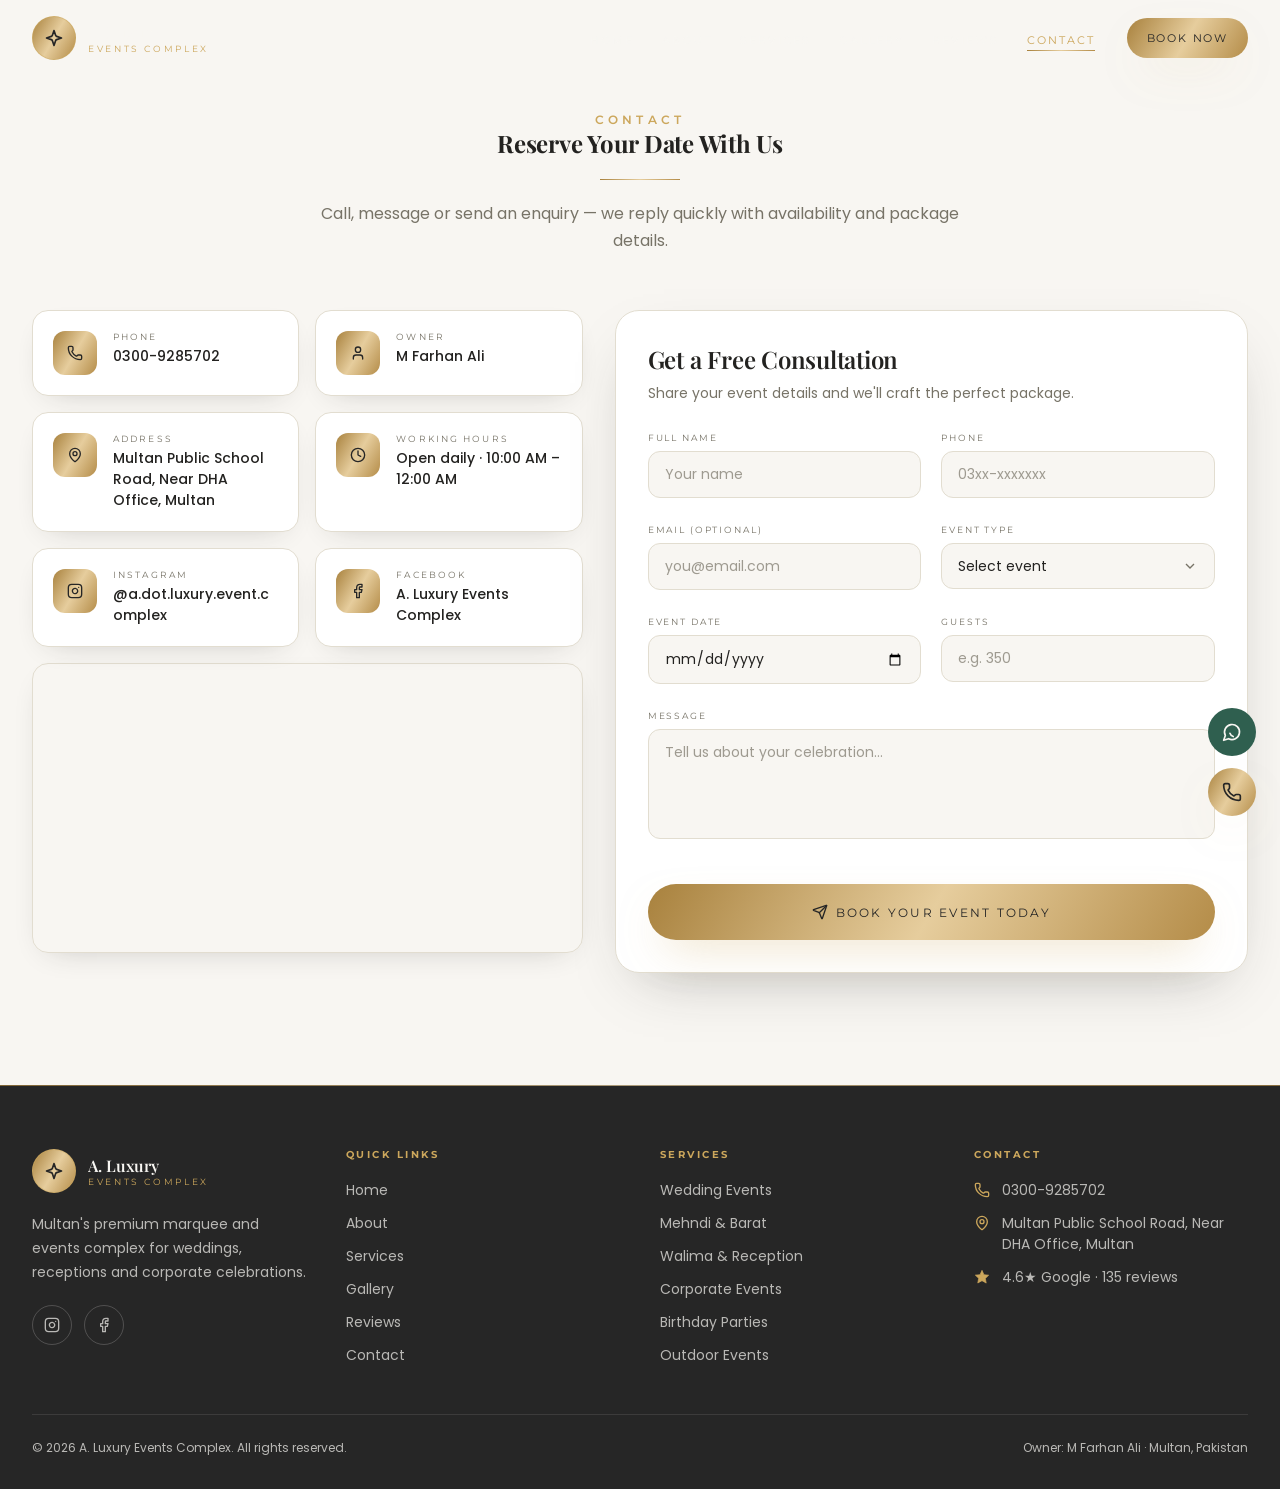
<file: contact.html>
<!DOCTYPE html>
<html lang="en">
<head>
<meta charset="UTF-8" />
<meta name="viewport" content="width=device-width, initial-scale=1.0" />
<title>Contact Us — A. Luxury Events Complex | Multan</title>
<meta name="description" content="Contact A. Luxury Events Complex, Multan. Call 0300-9285702, message on WhatsApp, or send an enquiry to book your wedding, reception or corporate event." />
<meta name="keywords" content="contact A. Luxury Events Complex, book marquee Multan, wedding venue booking Multan, event complex phone number" />
<meta property="og:title" content="Contact Us — A. Luxury Events Complex" />
<meta property="og:description" content="Contact A. Luxury Events Complex, Multan. Call, message on WhatsApp, or send an enquiry to book your event." />
<meta property="og:type" content="business.business" />
<meta property="og:site_name" content="A. Luxury Events Complex" />
<meta property="og:locale" content="en_PK" />
<meta name="twitter:card" content="summary_large_image" />
<meta name="twitter:title" content="Contact Us — A. Luxury Events Complex" />
<meta name="twitter:description" content="Contact A. Luxury Events Complex, Multan. Call, message on WhatsApp, or send an enquiry to book your event." />
<meta name="robots" content="index, follow" />
<link rel="canonical" href="/contact.html" />
<link rel="icon" href="favicon.ico" />
<link rel="stylesheet" href="assets/css/styles.css" />
<script type="application/ld+json">
{
  "@context": "https://schema.org",
  "@graph": [
    {
      "@type": ["LocalBusiness", "EventVenue"],
      "name": "A. Luxury Events Complex",
      "description": "Multan's premium marquee and events complex for weddings, mehndi, barat, walima, receptions and corporate events.",
      "telephone": "+92 300 9285702",
      "founder": { "@type": "Person", "name": "M Farhan Ali" },
      "address": {
        "@type": "PostalAddress",
        "streetAddress": "Multan Public School Road, Near DHA Office",
        "addressLocality": "Multan",
        "addressCountry": "PK"
      },
      "openingHours": "Mo-Su 10:00-24:00",
      "priceRange": "$$",
      "aggregateRating": { "@type": "AggregateRating", "ratingValue": 4.6, "reviewCount": 135, "bestRating": 5 },
      "sameAs": [
        "https://www.instagram.com/a.dot.luxury.event.complex?igsh=MWJydzV4YTBwYzZkdg==",
        "https://www.facebook.com/share/1BX9GoHtxs/"
      ],
      "maximumAttendeeCapacity": 1000
    },
    {
      "@type": "BreadcrumbList",
      "itemListElement": [
        { "@type": "ListItem", "position": 1, "name": "Home", "item": "/" },
        { "@type": "ListItem", "position": 2, "name": "Contact", "item": "/contact.html" }
      ]
    }
  ]
}
</script>
</head>
<body>

<!-- ========================= HEADER ========================= -->
<header class="site-header" id="siteHeader">
  <nav class="navbar container" aria-label="Main navigation">
    <a href="index.html" class="brand">
      <span class="brand-icon">
        <svg class="icon" viewBox="0 0 24 24" fill="none" stroke="currentColor" stroke-width="2" stroke-linecap="round" stroke-linejoin="round"><path d="m12 3-1.9 5.8a2 2 0 0 1-1.287 1.288L3 12l5.8 1.9a2 2 0 0 1 1.288 1.287L12 21l1.9-5.8a2 2 0 0 1 1.287-1.288L21 12l-5.8-1.9a2 2 0 0 1-1.288-1.287Z"/></svg>
      </span>
      <span style="min-width:0;">
        <span class="brand-name">A. Luxury</span>
        <span class="brand-sub">Events Complex</span>
      </span>
    </a>

    <div class="nav-desktop">
      <ul class="nav-links" id="navLinks">
        <li><a href="index.html">Home</a></li>
        <li><a href="about.html">About</a></li>
        <li><a href="services.html">Services</a></li>
        <li><a href="gallery.html">Gallery</a></li>
        <li><a href="index.html#reviews">Reviews</a></li>
        <li><a href="contact.html" class="active" aria-current="page">Contact</a></li>
      </ul>
      <a href="contact.html" class="btn btn-gold btn-sm">Book Now</a>
    </div>

    <button type="button" class="menu-toggle" id="menuToggle" aria-expanded="false" aria-label="Open menu">
      <svg class="icon icon-open" viewBox="0 0 24 24" fill="none" stroke="currentColor" stroke-width="2" stroke-linecap="round" stroke-linejoin="round"><path d="M4 12h16M4 6h16M4 18h16"/></svg>
      <svg class="icon icon-close" viewBox="0 0 24 24" fill="none" stroke="currentColor" stroke-width="2" stroke-linecap="round" stroke-linejoin="round"><path d="M18 6 6 18M6 6l12 12"/></svg>
    </button>
  </nav>

  <div class="mobile-drawer-wrap" id="mobileDrawerWrap">
    <div class="mobile-overlay" id="mobileOverlay"></div>
    <div class="mobile-drawer">
      <div class="mobile-drawer-head">
        <span>Menu</span>
        <button type="button" class="mobile-close" id="mobileClose" aria-label="Close menu">
          <svg class="icon-sm" viewBox="0 0 24 24" fill="none" stroke="currentColor" stroke-width="2" stroke-linecap="round" stroke-linejoin="round"><path d="M18 6 6 18M6 6l12 12"/></svg>
        </button>
      </div>
      <ul class="mobile-nav-links">
        <li><a href="index.html" class="mobile-link">Home</a></li>
        <li><a href="about.html" class="mobile-link">About</a></li>
        <li><a href="services.html" class="mobile-link">Services</a></li>
        <li><a href="gallery.html" class="mobile-link">Gallery</a></li>
        <li><a href="index.html#reviews" class="mobile-link">Reviews</a></li>
        <li><a href="contact.html" class="mobile-link">Contact</a></li>
      </ul>
      <a href="contact.html" class="btn btn-gold btn-lg btn-full mobile-link">Book Your Event</a>
      <a href="tel:+923009285702" class="mobile-phone">0300-9285702</a>
    </div>
  </div>
</header>

<main>

  <!-- ========================= CONTACT ========================= -->
  <section id="contact" class="contact section-pad">
    <div class="container">
      <div class="section-heading center reveal">
        <p class="eyebrow">Contact</p>
        <h1>Reserve Your Date With Us</h1>
        <div class="gold-rule"></div>
        <p class="subtitle">Call, message or send an enquiry — we reply quickly with availability and package details.</p>
      </div>

      <div class="contact-grid">
        <div>
          <div class="contact-cards" id="contactCards"></div>

          <div class="map-frame reveal" style="--reveal-delay:140ms">
            <iframe title="Map showing A. Luxury Events Complex, Multan" src="https://www.google.com/maps?q=Multan%20Public%20School%20Road%20Near%20DHA%20Office%20Multan&output=embed" loading="lazy" referrerpolicy="no-referrer-when-downgrade"></iframe>
          </div>
        </div>

        <div class="reveal" data-variant="right">
          <form class="contact-form" id="contactForm" novalidate>
            <h3>Get a Free Consultation</h3>
            <p>Share your event details and we'll craft the perfect package.</p>

            <div class="form-grid">
              <label class="form-field" data-field="name">
                <span class="label">Full Name</span>
                <input name="name" placeholder="Your name" autocomplete="name" />
                <span class="form-error" hidden></span>
              </label>
              <label class="form-field" data-field="phone">
                <span class="label">Phone</span>
                <input name="phone" placeholder="03xx-xxxxxxx" inputmode="tel" autocomplete="tel" />
                <span class="form-error" hidden></span>
              </label>
              <label class="form-field" data-field="email">
                <span class="label">Email (optional)</span>
                <input name="email" placeholder="you@email.com" inputmode="email" autocomplete="email" />
                <span class="form-error" hidden></span>
              </label>
              <label class="form-field" data-field="eventType">
                <span class="label">Event Type</span>
                <select name="eventType" defaultValue="">
                  <option value="" disabled selected>Select event</option>
                  <option value="Wedding">Wedding</option>
                  <option value="Mehndi">Mehndi</option>
                  <option value="Barat">Barat</option>
                  <option value="Walima">Walima</option>
                  <option value="Engagement">Engagement</option>
                  <option value="Birthday Party">Birthday Party</option>
                  <option value="Corporate Event">Corporate Event</option>
                  <option value="Family Gathering">Family Gathering</option>
                  <option value="Other">Other</option>
                </select>
                <span class="form-error" hidden></span>
              </label>
              <label class="form-field" data-field="eventDate">
                <span class="label">Event Date</span>
                <input name="eventDate" type="date" />
                <span class="form-error" hidden></span>
              </label>
              <label class="form-field" data-field="guests">
                <span class="label">Guests</span>
                <input name="guests" placeholder="e.g. 350" inputmode="numeric" />
                <span class="form-error" hidden></span>
              </label>
              <label class="form-field full" data-field="message">
                <span class="label">Message</span>
                <textarea name="message" rows="4" placeholder="Tell us about your celebration…"></textarea>
                <span class="form-error" hidden></span>
              </label>
            </div>

            <button type="submit" class="btn btn-gold btn-lg btn-full" id="submitBtn">
              <svg class="icon-sm" viewBox="0 0 24 24" fill="none" stroke="currentColor" stroke-width="2" stroke-linecap="round" stroke-linejoin="round"><path d="M14.536 21.686a.5.5 0 0 0 .937-.024l6.5-19a.496.496 0 0 0-.635-.635l-19 6.5a.5.5 0 0 0-.024.937l7.93 3.18a2 2 0 0 1 1.112 1.11z"/><path d="m21.854 2.147-10.94 10.939"/></svg>
              <span id="submitLabel">Book Your Event Today</span>
            </button>
          </form>
        </div>
      </div>
    </div>
  </section>

</main>

<!-- ========================= FOOTER ========================= -->
<footer class="site-footer">
  <div class="top-line"></div>
  <div class="container">
    <div class="footer-grid">
      <div class="footer-col">
        <div class="footer-brand">
          <span class="brand-icon">
            <svg class="icon" viewBox="0 0 24 24" fill="none" stroke="currentColor" stroke-width="2" stroke-linecap="round" stroke-linejoin="round"><path d="m12 3-1.9 5.8a2 2 0 0 1-1.287 1.288L3 12l5.8 1.9a2 2 0 0 1 1.288 1.287L12 21l1.9-5.8a2 2 0 0 1 1.287-1.288L21 12l-5.8-1.9a2 2 0 0 1-1.288-1.287Z"/></svg>
          </span>
          <span>
            <span class="brand-name" style="color:var(--cream)">A. Luxury</span>
            <span class="brand-sub">Events Complex</span>
          </span>
        </div>
        <p class="desc">Multan's premium marquee and events complex for weddings, receptions and corporate celebrations.</p>
        <div class="footer-social">
          <a href="https://www.instagram.com/a.dot.luxury.event.complex?igsh=MWJydzV4YTBwYzZkdg==" target="_blank" rel="noopener noreferrer" aria-label="Instagram">
            <svg class="icon-sm" viewBox="0 0 24 24" fill="none" stroke="currentColor" stroke-width="2" stroke-linecap="round" stroke-linejoin="round"><rect width="20" height="20" x="2" y="2" rx="5" ry="5"/><path d="M16 11.37A4 4 0 1 1 12.63 8 4 4 0 0 1 16 11.37z"/><line x1="17.5" x2="17.51" y1="6.5" y2="6.5"/></svg>
          </a>
          <a href="https://www.facebook.com/share/1BX9GoHtxs/" target="_blank" rel="noopener noreferrer" aria-label="Facebook">
            <svg class="icon-sm" viewBox="0 0 24 24" fill="none" stroke="currentColor" stroke-width="2" stroke-linecap="round" stroke-linejoin="round"><path d="M18 2h-3a5 5 0 0 0-5 5v3H7v4h3v8h4v-8h3l1-4h-4V7a1 1 0 0 1 1-1h3z"/></svg>
          </a>
        </div>
      </div>

      <nav class="footer-col" aria-label="Quick links">
        <h3>Quick Links</h3>
        <ul>
          <li><a href="index.html">Home</a></li>
          <li><a href="about.html">About</a></li>
          <li><a href="services.html">Services</a></li>
          <li><a href="gallery.html">Gallery</a></li>
          <li><a href="index.html#reviews">Reviews</a></li>
          <li><a href="contact.html">Contact</a></li>
        </ul>
      </nav>

      <div class="footer-col">
        <h3>Services</h3>
        <ul>
          <li><a href="services.html">Wedding Events</a></li>
          <li><a href="services.html">Mehndi &amp; Barat</a></li>
          <li><a href="services.html">Walima &amp; Reception</a></li>
          <li><a href="services.html">Corporate Events</a></li>
          <li><a href="services.html">Birthday Parties</a></li>
          <li><a href="services.html">Outdoor Events</a></li>
        </ul>
      </div>

      <div class="footer-col">
        <h3>Contact</h3>
        <ul>
          <li class="row">
            <svg class="icon-sm" viewBox="0 0 24 24" fill="none" stroke="currentColor" stroke-width="2" stroke-linecap="round" stroke-linejoin="round"><path d="M13.832 16.568a1 1 0 0 0 1.213-.303l.355-.465A2 2 0 0 1 17 15h3a2 2 0 0 1 2 2v3a2 2 0 0 1-2 2A18 18 0 0 1 2 4a2 2 0 0 1 2-2h3a2 2 0 0 1 2 2v3a2 2 0 0 1-.8 1.6l-.468.351a1 1 0 0 0-.292 1.233 14 14 0 0 0 6.392 6.384"/></svg>
            <a href="tel:+923009285702">0300-9285702</a>
          </li>
          <li class="row">
            <svg class="icon-sm" viewBox="0 0 24 24" fill="none" stroke="currentColor" stroke-width="2" stroke-linecap="round" stroke-linejoin="round"><path d="M20 10c0 4.993-5.539 10.193-7.399 11.799a1 1 0 0 1-1.202 0C9.539 20.193 4 14.993 4 10a8 8 0 0 1 16 0"/><circle cx="12" cy="10" r="3"/></svg>
            <span>Multan Public School Road, Near DHA Office, Multan</span>
          </li>
          <li class="row">
            <svg class="icon-sm" viewBox="0 0 24 24" fill="var(--primary)" stroke="var(--primary)" stroke-width="1"><path d="M12 2l2.9 6.6L22 9.3l-5 4.8 1.3 7-6.3-3.6L5.7 21l1.3-7-5-4.8 7.1-0.7L12 2z"/></svg>
            <span>4.6★ Google · 135 reviews</span>
          </li>
        </ul>
      </div>
    </div>

    <div class="footer-bottom">
      <p>© <span id="year"></span> A. Luxury Events Complex. All rights reserved.</p>
      <p>Owner: M Farhan Ali · Multan, Pakistan</p>
    </div>
  </div>
</footer>

<!-- ========================= FLOATING ACTIONS ========================= -->
<div class="floating-actions">
  <a href="https://wa.me/923009285702" target="_blank" rel="noopener noreferrer" aria-label="Chat on WhatsApp" class="fab fab-whatsapp animate-float-slow">
    <svg class="icon" viewBox="0 0 24 24" fill="none" stroke="currentColor" stroke-width="2" stroke-linecap="round" stroke-linejoin="round"><path d="M7.9 20A9 9 0 1 0 4 16.1L2 22Z"/><path d="M9.5 13.5c.5 1.5 2.5 3.5 4 4"/></svg>
  </a>
  <a href="tel:+923009285702" aria-label="Call 0300-9285702" class="fab fab-call">
    <svg class="icon" viewBox="0 0 24 24" fill="none" stroke="currentColor" stroke-width="2" stroke-linecap="round" stroke-linejoin="round"><path d="M13.832 16.568a1 1 0 0 0 1.213-.303l.355-.465A2 2 0 0 1 17 15h3a2 2 0 0 1 2 2v3a2 2 0 0 1-2 2A18 18 0 0 1 2 4a2 2 0 0 1 2-2h3a2 2 0 0 1 2 2v3a2 2 0 0 1-.8 1.6l-.468.351a1 1 0 0 0-.292 1.233 14 14 0 0 0 6.392 6.384"/></svg>
  </a>
  <button type="button" id="scrollTopBtn" aria-label="Scroll to top" class="fab fab-top">
    <svg class="icon" viewBox="0 0 24 24" fill="none" stroke="currentColor" stroke-width="2" stroke-linecap="round" stroke-linejoin="round"><path d="m5 12 7-7 7 7M12 19V5"/></svg>
  </button>
</div>

<script src="assets/js/icons.js"></script>
<script src="assets/js/shared.js"></script>
<script src="assets/js/contact.js"></script>
</body>
</html>
</file>
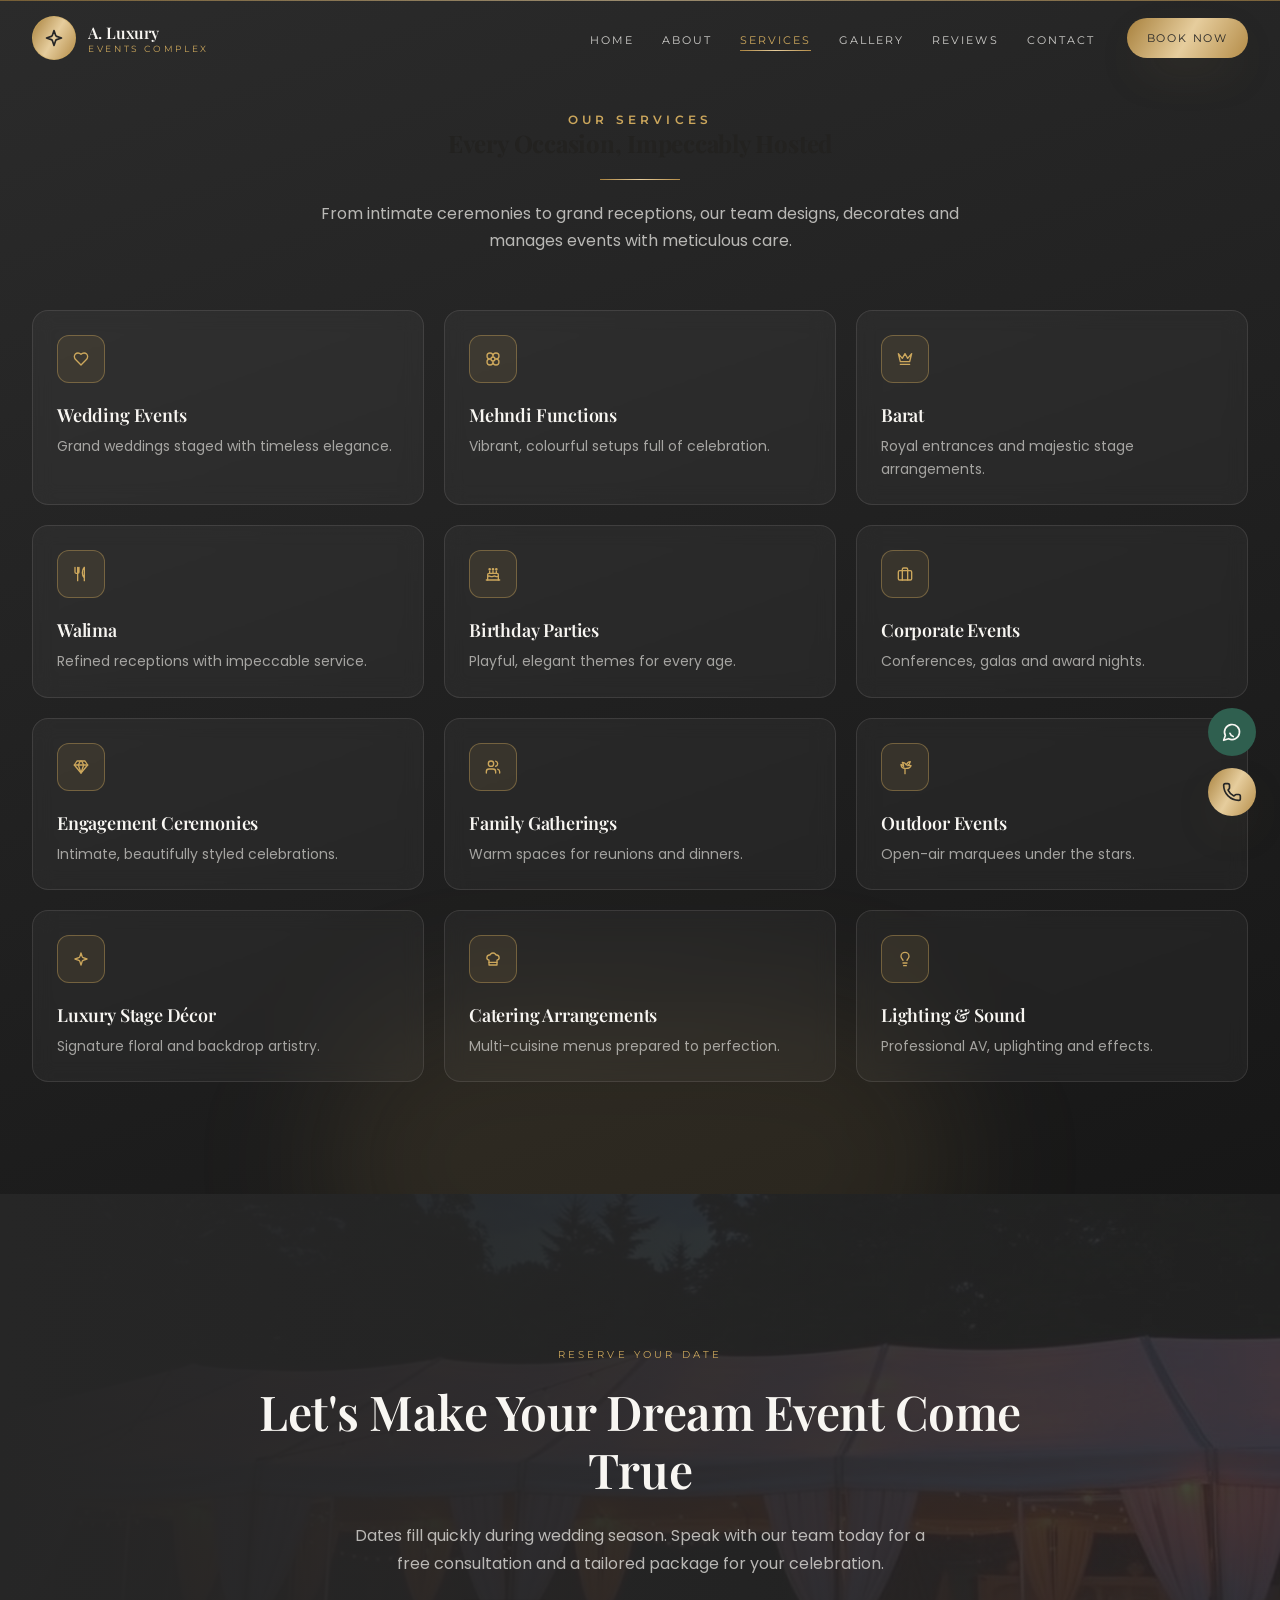
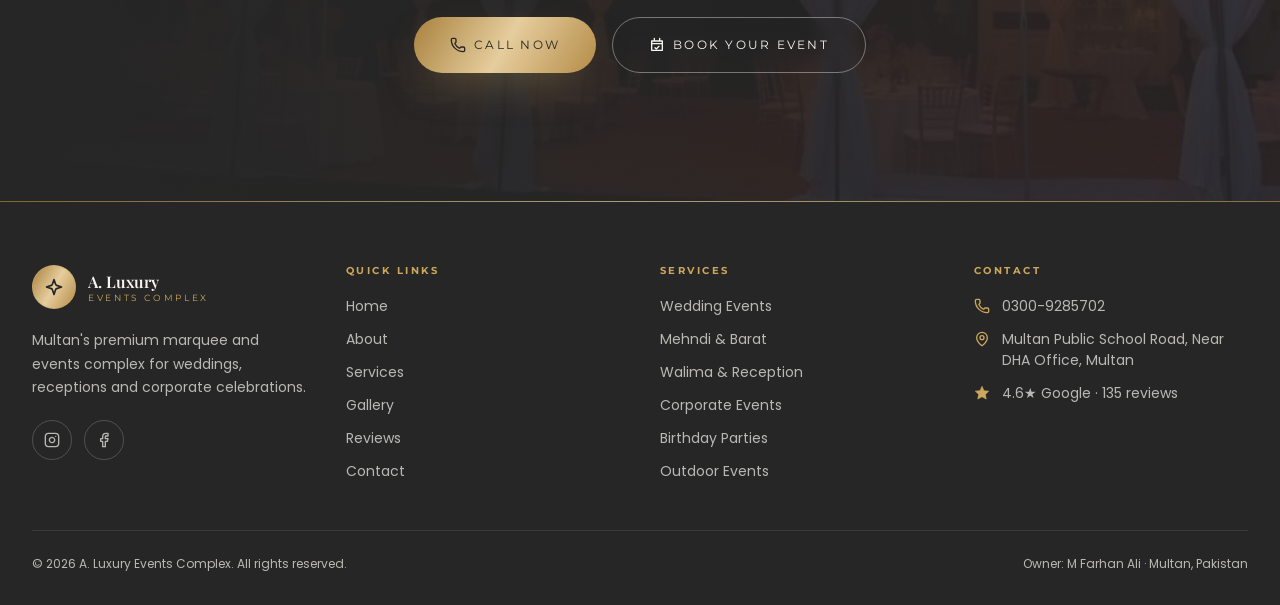
<file: services.html>
<!DOCTYPE html>
<html lang="en">
<head>
<meta charset="UTF-8" />
<meta name="viewport" content="width=device-width, initial-scale=1.0" />
<title>Our Services — A. Luxury Events Complex | Multan</title>
<meta name="description" content="Explore services at A. Luxury Events Complex, Multan: weddings, mehndi, barat, walima, corporate events, birthdays, catering, décor, lighting and sound." />
<meta name="keywords" content="wedding services Multan, marquee services, mehndi barat walima, corporate event venue Multan, catering décor Multan" />
<meta property="og:title" content="Our Services — A. Luxury Events Complex" />
<meta property="og:description" content="Explore services at A. Luxury Events Complex, Multan: weddings, mehndi, barat, walima, corporate events, birthdays, catering, décor, lighting and sound." />
<meta property="og:type" content="business.business" />
<meta property="og:site_name" content="A. Luxury Events Complex" />
<meta property="og:locale" content="en_PK" />
<meta name="twitter:card" content="summary_large_image" />
<meta name="twitter:title" content="Our Services — A. Luxury Events Complex" />
<meta name="twitter:description" content="Explore services at A. Luxury Events Complex, Multan: weddings, mehndi, barat, walima, corporate events, birthdays, catering, décor, lighting and sound." />
<meta name="robots" content="index, follow" />
<link rel="canonical" href="/services.html" />
<link rel="icon" href="favicon.ico" />
<link rel="stylesheet" href="assets/css/styles.css" />
<script type="application/ld+json">
{
  "@context": "https://schema.org",
  "@graph": [
    {
      "@type": ["LocalBusiness", "EventVenue"],
      "name": "A. Luxury Events Complex",
      "description": "Multan's premium marquee and events complex for weddings, mehndi, barat, walima, receptions and corporate events.",
      "telephone": "+92 300 9285702",
      "founder": { "@type": "Person", "name": "M Farhan Ali" },
      "address": {
        "@type": "PostalAddress",
        "streetAddress": "Multan Public School Road, Near DHA Office",
        "addressLocality": "Multan",
        "addressCountry": "PK"
      },
      "openingHours": "Mo-Su 10:00-24:00",
      "priceRange": "$$",
      "aggregateRating": { "@type": "AggregateRating", "ratingValue": 4.6, "reviewCount": 135, "bestRating": 5 },
      "sameAs": [
        "https://www.instagram.com/a.dot.luxury.event.complex?igsh=MWJydzV4YTBwYzZkdg==",
        "https://www.facebook.com/share/1BX9GoHtxs/"
      ],
      "maximumAttendeeCapacity": 1000
    },
    {
      "@type": "BreadcrumbList",
      "itemListElement": [
        { "@type": "ListItem", "position": 1, "name": "Home", "item": "/" },
        { "@type": "ListItem", "position": 2, "name": "Services", "item": "/services.html" }
      ]
    }
  ]
}
</script>
</head>
<body>

<!-- ========================= HEADER ========================= -->
<header class="site-header" id="siteHeader">
  <nav class="navbar container" aria-label="Main navigation">
    <a href="index.html" class="brand">
      <span class="brand-icon">
        <svg class="icon" viewBox="0 0 24 24" fill="none" stroke="currentColor" stroke-width="2" stroke-linecap="round" stroke-linejoin="round"><path d="m12 3-1.9 5.8a2 2 0 0 1-1.287 1.288L3 12l5.8 1.9a2 2 0 0 1 1.288 1.287L12 21l1.9-5.8a2 2 0 0 1 1.287-1.288L21 12l-5.8-1.9a2 2 0 0 1-1.288-1.287Z"/></svg>
      </span>
      <span style="min-width:0;">
        <span class="brand-name">A. Luxury</span>
        <span class="brand-sub">Events Complex</span>
      </span>
    </a>

    <div class="nav-desktop">
      <ul class="nav-links" id="navLinks">
        <li><a href="index.html">Home</a></li>
        <li><a href="about.html">About</a></li>
        <li><a href="services.html" class="active" aria-current="page">Services</a></li>
        <li><a href="gallery.html">Gallery</a></li>
        <li><a href="index.html#reviews">Reviews</a></li>
        <li><a href="contact.html">Contact</a></li>
      </ul>
      <a href="contact.html" class="btn btn-gold btn-sm">Book Now</a>
    </div>

    <button type="button" class="menu-toggle" id="menuToggle" aria-expanded="false" aria-label="Open menu">
      <svg class="icon icon-open" viewBox="0 0 24 24" fill="none" stroke="currentColor" stroke-width="2" stroke-linecap="round" stroke-linejoin="round"><path d="M4 12h16M4 6h16M4 18h16"/></svg>
      <svg class="icon icon-close" viewBox="0 0 24 24" fill="none" stroke="currentColor" stroke-width="2" stroke-linecap="round" stroke-linejoin="round"><path d="M18 6 6 18M6 6l12 12"/></svg>
    </button>
  </nav>

  <div class="mobile-drawer-wrap" id="mobileDrawerWrap">
    <div class="mobile-overlay" id="mobileOverlay"></div>
    <div class="mobile-drawer">
      <div class="mobile-drawer-head">
        <span>Menu</span>
        <button type="button" class="mobile-close" id="mobileClose" aria-label="Close menu">
          <svg class="icon-sm" viewBox="0 0 24 24" fill="none" stroke="currentColor" stroke-width="2" stroke-linecap="round" stroke-linejoin="round"><path d="M18 6 6 18M6 6l12 12"/></svg>
        </button>
      </div>
      <ul class="mobile-nav-links">
        <li><a href="index.html" class="mobile-link">Home</a></li>
        <li><a href="about.html" class="mobile-link">About</a></li>
        <li><a href="services.html" class="mobile-link">Services</a></li>
        <li><a href="gallery.html" class="mobile-link">Gallery</a></li>
        <li><a href="index.html#reviews" class="mobile-link">Reviews</a></li>
        <li><a href="contact.html" class="mobile-link">Contact</a></li>
      </ul>
      <a href="contact.html" class="btn btn-gold btn-lg btn-full mobile-link">Book Your Event</a>
      <a href="tel:+923009285702" class="mobile-phone">0300-9285702</a>
    </div>
  </div>
</header>

<main>

  <!-- ========================= SERVICES ========================= -->
  <section id="services" class="services section-pad">
    <div class="top-line"></div>
    <div class="blob"></div>
    <div class="container" style="position:relative;">
      <div class="section-heading center reveal">
        <p class="eyebrow">Our Services</p>
        <h1 class="invert">Every Occasion, Impeccably Hosted</h1>
        <div class="gold-rule"></div>
        <p class="subtitle invert">From intimate ceremonies to grand receptions, our team designs, decorates and manages events with meticulous care.</p>
      </div>

      <div class="cards-grid" id="servicesGrid"></div>
    </div>
  </section>

  <!-- ========================= BOOKING CTA ========================= -->
  <section class="booking-cta">
    <img src="assets/images/gallery-outdoor.jpg" alt="Outdoor luxury marquee lit with warm string lights at dusk" loading="lazy" />
    <div class="overlay-1"></div>
    <div class="overlay-2"></div>
    <div class="booking-inner reveal" data-variant="zoom">
      <p class="eyebrow">Reserve Your Date</p>
      <h2>Let's Make Your Dream Event Come True</h2>
      <p>Dates fill quickly during wedding season. Speak with our team today for a free consultation and a tailored package for your celebration.</p>
      <div class="booking-ctas">
        <a href="tel:+923009285702" class="btn btn-gold btn-lg">
          <svg class="icon-sm" viewBox="0 0 24 24" fill="none" stroke="currentColor" stroke-width="2" stroke-linecap="round" stroke-linejoin="round"><path d="M13.832 16.568a1 1 0 0 0 1.213-.303l.355-.465A2 2 0 0 1 17 15h3a2 2 0 0 1 2 2v3a2 2 0 0 1-2 2A18 18 0 0 1 2 4a2 2 0 0 1 2-2h3a2 2 0 0 1 2 2v3a2 2 0 0 1-.8 1.6l-.468.351a1 1 0 0 0-.292 1.233 14 14 0 0 0 6.392 6.384"/></svg>
          Call Now
        </a>
        <a href="contact.html" class="btn btn-ghost-light btn-lg">
          <svg class="icon-sm" viewBox="0 0 24 24" fill="none" stroke="currentColor" stroke-width="2" stroke-linecap="round" stroke-linejoin="round"><path d="M8 2v4M16 2v4M4 10h16M4 6h16v14H4z"/><path d="m9 16 2 2 4-4"/></svg>
          Book Your Event
        </a>
      </div>
    </div>
  </section>

</main>

<!-- ========================= FOOTER ========================= -->
<footer class="site-footer">
  <div class="top-line"></div>
  <div class="container">
    <div class="footer-grid">
      <div class="footer-col">
        <div class="footer-brand">
          <span class="brand-icon">
            <svg class="icon" viewBox="0 0 24 24" fill="none" stroke="currentColor" stroke-width="2" stroke-linecap="round" stroke-linejoin="round"><path d="m12 3-1.9 5.8a2 2 0 0 1-1.287 1.288L3 12l5.8 1.9a2 2 0 0 1 1.288 1.287L12 21l1.9-5.8a2 2 0 0 1 1.287-1.288L21 12l-5.8-1.9a2 2 0 0 1-1.288-1.287Z"/></svg>
          </span>
          <span>
            <span class="brand-name" style="color:var(--cream)">A. Luxury</span>
            <span class="brand-sub">Events Complex</span>
          </span>
        </div>
        <p class="desc">Multan's premium marquee and events complex for weddings, receptions and corporate celebrations.</p>
        <div class="footer-social">
          <a href="https://www.instagram.com/a.dot.luxury.event.complex?igsh=MWJydzV4YTBwYzZkdg==" target="_blank" rel="noopener noreferrer" aria-label="Instagram">
            <svg class="icon-sm" viewBox="0 0 24 24" fill="none" stroke="currentColor" stroke-width="2" stroke-linecap="round" stroke-linejoin="round"><rect width="20" height="20" x="2" y="2" rx="5" ry="5"/><path d="M16 11.37A4 4 0 1 1 12.63 8 4 4 0 0 1 16 11.37z"/><line x1="17.5" x2="17.51" y1="6.5" y2="6.5"/></svg>
          </a>
          <a href="https://www.facebook.com/share/1BX9GoHtxs/" target="_blank" rel="noopener noreferrer" aria-label="Facebook">
            <svg class="icon-sm" viewBox="0 0 24 24" fill="none" stroke="currentColor" stroke-width="2" stroke-linecap="round" stroke-linejoin="round"><path d="M18 2h-3a5 5 0 0 0-5 5v3H7v4h3v8h4v-8h3l1-4h-4V7a1 1 0 0 1 1-1h3z"/></svg>
          </a>
        </div>
      </div>

      <nav class="footer-col" aria-label="Quick links">
        <h3>Quick Links</h3>
        <ul>
          <li><a href="index.html">Home</a></li>
          <li><a href="about.html">About</a></li>
          <li><a href="services.html">Services</a></li>
          <li><a href="gallery.html">Gallery</a></li>
          <li><a href="index.html#reviews">Reviews</a></li>
          <li><a href="contact.html">Contact</a></li>
        </ul>
      </nav>

      <div class="footer-col">
        <h3>Services</h3>
        <ul>
          <li><a href="services.html">Wedding Events</a></li>
          <li><a href="services.html">Mehndi &amp; Barat</a></li>
          <li><a href="services.html">Walima &amp; Reception</a></li>
          <li><a href="services.html">Corporate Events</a></li>
          <li><a href="services.html">Birthday Parties</a></li>
          <li><a href="services.html">Outdoor Events</a></li>
        </ul>
      </div>

      <div class="footer-col">
        <h3>Contact</h3>
        <ul>
          <li class="row">
            <svg class="icon-sm" viewBox="0 0 24 24" fill="none" stroke="currentColor" stroke-width="2" stroke-linecap="round" stroke-linejoin="round"><path d="M13.832 16.568a1 1 0 0 0 1.213-.303l.355-.465A2 2 0 0 1 17 15h3a2 2 0 0 1 2 2v3a2 2 0 0 1-2 2A18 18 0 0 1 2 4a2 2 0 0 1 2-2h3a2 2 0 0 1 2 2v3a2 2 0 0 1-.8 1.6l-.468.351a1 1 0 0 0-.292 1.233 14 14 0 0 0 6.392 6.384"/></svg>
            <a href="tel:+923009285702">0300-9285702</a>
          </li>
          <li class="row">
            <svg class="icon-sm" viewBox="0 0 24 24" fill="none" stroke="currentColor" stroke-width="2" stroke-linecap="round" stroke-linejoin="round"><path d="M20 10c0 4.993-5.539 10.193-7.399 11.799a1 1 0 0 1-1.202 0C9.539 20.193 4 14.993 4 10a8 8 0 0 1 16 0"/><circle cx="12" cy="10" r="3"/></svg>
            <span>Multan Public School Road, Near DHA Office, Multan</span>
          </li>
          <li class="row">
            <svg class="icon-sm" viewBox="0 0 24 24" fill="var(--primary)" stroke="var(--primary)" stroke-width="1"><path d="M12 2l2.9 6.6L22 9.3l-5 4.8 1.3 7-6.3-3.6L5.7 21l1.3-7-5-4.8 7.1-0.7L12 2z"/></svg>
            <span>4.6★ Google · 135 reviews</span>
          </li>
        </ul>
      </div>
    </div>

    <div class="footer-bottom">
      <p>© <span id="year"></span> A. Luxury Events Complex. All rights reserved.</p>
      <p>Owner: M Farhan Ali · Multan, Pakistan</p>
    </div>
  </div>
</footer>

<!-- ========================= FLOATING ACTIONS ========================= -->
<div class="floating-actions">
  <a href="https://wa.me/923009285702" target="_blank" rel="noopener noreferrer" aria-label="Chat on WhatsApp" class="fab fab-whatsapp animate-float-slow">
    <svg class="icon" viewBox="0 0 24 24" fill="none" stroke="currentColor" stroke-width="2" stroke-linecap="round" stroke-linejoin="round"><path d="M7.9 20A9 9 0 1 0 4 16.1L2 22Z"/><path d="M9.5 13.5c.5 1.5 2.5 3.5 4 4"/></svg>
  </a>
  <a href="tel:+923009285702" aria-label="Call 0300-9285702" class="fab fab-call">
    <svg class="icon" viewBox="0 0 24 24" fill="none" stroke="currentColor" stroke-width="2" stroke-linecap="round" stroke-linejoin="round"><path d="M13.832 16.568a1 1 0 0 0 1.213-.303l.355-.465A2 2 0 0 1 17 15h3a2 2 0 0 1 2 2v3a2 2 0 0 1-2 2A18 18 0 0 1 2 4a2 2 0 0 1 2-2h3a2 2 0 0 1 2 2v3a2 2 0 0 1-.8 1.6l-.468.351a1 1 0 0 0-.292 1.233 14 14 0 0 0 6.392 6.384"/></svg>
  </a>
  <button type="button" id="scrollTopBtn" aria-label="Scroll to top" class="fab fab-top">
    <svg class="icon" viewBox="0 0 24 24" fill="none" stroke="currentColor" stroke-width="2" stroke-linecap="round" stroke-linejoin="round"><path d="m5 12 7-7 7 7M12 19V5"/></svg>
  </button>
</div>

<script src="assets/js/icons.js"></script>
<script src="assets/js/shared.js"></script>
<script src="assets/js/services.js"></script>
</body>
</html>
</file>
<file: assets/css/styles.css>
/* =========================================================
   A. Luxury Events Complex — design system
   Gold / deep black / cream / emerald.
   ========================================================= */

@import url("https://fonts.googleapis.com/css2?family=Playfair+Display:wght@500;600;700&family=Poppins:wght@300;400;500;600&family=Montserrat:wght@500;600;700&display=swap");

:root {
  --radius: 0.9rem;
  --radius-sm: calc(var(--radius) - 4px);
  --radius-md: calc(var(--radius) - 2px);
  --radius-lg: var(--radius);
  --radius-xl: calc(var(--radius) + 4px);
  --radius-2xl: calc(var(--radius) + 8px);
  --radius-3xl: calc(var(--radius) + 12px);

  /* brand */
  --gold: #cca75c;
  --gold-soft: #e0c68e;
  --gold-deep: #a8813d;
  --ink: #262626;
  --ink-soft: #3a382f;
  --cream: #f8f6f2;
  --emerald-deep: #2f5f4f;

  --background: #f8f6f2;
  --foreground: #232220;
  --card: #ffffff;
  --card-foreground: #232220;
  --primary: #cca75c;
  --primary-foreground: #262626;
  --secondary: #262626;
  --secondary-foreground: #fafafa;
  --muted: #efece5;
  --muted-foreground: #777367;
  --accent: #ede4cf;
  --accent-foreground: #302c22;
  --destructive: #d93a3a;
  --destructive-foreground: #fdfafa;
  --border: #e2ddd0;
  --input: #e2ddd0;
  --ring: #cca75c;

  --gradient-gold: linear-gradient(120deg, #a8813d, #e6cd9d, #b48c48);
  --gradient-ink: linear-gradient(160deg, #2b2b2b, #171717);
  --gradient-cream: linear-gradient(180deg, #fbfaf7, #f3f1ea);
  --shadow-luxe: 0 24px 60px -28px rgba(38, 38, 38, 0.35);
  --shadow-gold: 0 18px 45px -18px rgba(204, 167, 92, 0.55);
  --shadow-soft: 0 10px 30px -18px rgba(38, 38, 38, 0.3);
  --ease-luxe: cubic-bezier(0.22, 1, 0.36, 1);

  --font-display: "Playfair Display", Georgia, serif;
  --font-sans: "Poppins", ui-sans-serif, system-ui, sans-serif;
  --font-button: "Montserrat", ui-sans-serif, system-ui, sans-serif;
}

/* ---------- reset ---------- */
*, *::before, *::after { box-sizing: border-box; margin: 0; padding: 0; border-color: var(--border); }
img { max-width: 100%; display: block; }
a { color: inherit; text-decoration: none; }
button { font: inherit; color: inherit; background: none; border: none; cursor: pointer; }
input, select, textarea { font: inherit; color: inherit; }
ul { list-style: none; }

html {
  scroll-behavior: smooth;
  scroll-padding-top: 5.5rem;
}

body {
  background-color: var(--background);
  color: var(--foreground);
  font-family: var(--font-sans);
  -webkit-font-smoothing: antialiased;
  overflow-x: hidden;
}

h1, h2, h3, h4 {
  font-family: var(--font-display);
  letter-spacing: -0.01em;
}

::selection { background: var(--gold); color: var(--ink); }

@media (prefers-reduced-motion: reduce) {
  html { scroll-behavior: auto; }
  *, *::before, *::after {
    animation-duration: 0.01ms !important;
    animation-iteration-count: 1 !important;
    transition-duration: 0.01ms !important;
  }
}

/* ---------- layout helpers ---------- */
.container { max-width: 80rem; margin: 0 auto; padding: 0 1.25rem; }
@media (min-width: 640px) { .container { padding: 0 2rem; } }

.section-pad { padding: 5rem 0; }
@media (min-width: 640px) { .section-pad { padding: 7rem 0; } }

/* ---------- utilities ---------- */
.text-gold-gradient {
  background-image: var(--gradient-gold);
  -webkit-background-clip: text;
  background-clip: text;
  color: transparent;
}
.bg-gradient-gold { background-image: var(--gradient-gold); }
.bg-gradient-ink { background-image: var(--gradient-ink); }
.shadow-luxe { box-shadow: var(--shadow-luxe); }
.shadow-gold { box-shadow: var(--shadow-gold); }
.shadow-soft { box-shadow: var(--shadow-soft); }

.glass {
  background: rgba(255, 255, 255, 0.55);
  backdrop-filter: blur(18px) saturate(140%);
  border: 1px solid rgba(204, 167, 92, 0.28);
}
.glass-dark {
  background: rgba(38, 38, 38, 0.45);
  backdrop-filter: blur(18px) saturate(140%);
  border: 1px solid rgba(204, 167, 92, 0.3);
}

.font-button {
  font-family: var(--font-button);
  font-weight: 600;
  letter-spacing: 0.06em;
}

.gold-rule {
  height: 1px;
  width: 5rem;
  background-image: var(--gradient-gold);
}

.hover-lift {
  transition: transform 0.45s var(--ease-luxe), box-shadow 0.45s var(--ease-luxe), border-color 0.45s var(--ease-luxe);
}
.hover-lift:hover { transform: translateY(-8px); box-shadow: var(--shadow-luxe); }

/* Scroll reveal */
.reveal, .reveal-zoom, .reveal-left, .reveal-right {
  opacity: 0;
  transition: opacity 0.9s var(--ease-luxe), transform 0.9s var(--ease-luxe);
  transition-delay: var(--reveal-delay, 0ms);
}
.reveal { transform: translateY(28px); }
.reveal-zoom { transform: scale(0.94); }
.reveal-left { transform: translateX(-40px); }
.reveal-right { transform: translateX(40px); }
.is-visible { opacity: 1; transform: none; }

@keyframes float-slow {
  0%, 100% { transform: translateY(0); }
  50% { transform: translateY(-14px); }
}
@keyframes scroll-dot {
  0% { transform: translateY(0); opacity: 0; }
  30% { opacity: 1; }
  100% { transform: translateY(14px); opacity: 0; }
}
@keyframes fade-in {
  from { opacity: 0; transform: translateY(10px); }
  to { opacity: 1; transform: none; }
}
@keyframes scale-in {
  from { opacity: 0; transform: scale(0.92); }
  to { opacity: 1; transform: scale(1); }
}
.animate-float-slow { animation: float-slow 7s ease-in-out infinite; }
.animate-scroll-dot { animation: scroll-dot 1.8s ease-in-out infinite; }
.animate-fade-in { animation: fade-in 0.9s var(--ease-luxe) both; }
.animate-scale-in { animation: scale-in 0.4s var(--ease-luxe) both; }

/* ---------- buttons ---------- */
.btn {
  font-family: var(--font-button);
  position: relative;
  display: inline-flex;
  align-items: center;
  justify-content: center;
  gap: 0.5rem;
  overflow: hidden;
  border-radius: 999px;
  font-size: 0.72rem;
  letter-spacing: 0.16em;
  text-transform: uppercase;
  transition: all 0.5s var(--ease-luxe);
  height: 3rem;
  padding: 0 1.75rem;
  cursor: pointer;
  border: none;
}
.btn:disabled { pointer-events: none; opacity: 0.6; }
.btn-sm { height: 2.5rem; padding: 0 1.25rem; font-size: 0.7rem; }
.btn-lg { height: 3.5rem; padding: 0 2.25rem; font-size: 0.78rem; letter-spacing: 0.18em; }
.btn-gold {
  background-image: var(--gradient-gold);
  color: var(--primary-foreground);
  box-shadow: var(--shadow-gold);
}
.btn-gold:hover { transform: translateY(-2px); box-shadow: var(--shadow-luxe); }
.btn-outline {
  border: 1px solid rgba(204, 167, 92, 0.6);
  color: var(--primary);
  background: transparent;
}
.btn-outline:hover { background: var(--primary); color: var(--primary-foreground); transform: translateY(-2px); }
.btn-ghost-light {
  border: 1px solid rgba(248, 246, 242, 0.4);
  color: var(--cream);
  backdrop-filter: blur(8px);
  background: transparent;
}
.btn-ghost-light:hover { border-color: var(--primary); background: rgba(248, 246, 242, 0.1); transform: translateY(-2px); }
.btn-full { width: 100%; }

/* ---------- section heading ---------- */
.section-heading { max-width: 42rem; }
.section-heading.center { margin: 0 auto; text-align: center; }
.section-heading .eyebrow {
  font-family: var(--font-button);
  font-size: 0.75rem;
  text-transform: uppercase;
  letter-spacing: 0.35em;
  color: var(--primary);
  font-weight: 600;
}
.section-heading h2 {
  margin-top: 1rem;
  font-size: 1.9rem;
  line-height: 1.2;
  font-weight: 600;
  color: var(--foreground);
}
.section-heading h2.invert { color: var(--cream); }
@media (min-width: 640px) { .section-heading h2 { font-size: 2.25rem; } }
@media (min-width: 1024px) { .section-heading h2 { font-size: 2.75rem; } }
.section-heading .gold-rule { margin-top: 1.25rem; }
.section-heading.center .gold-rule { margin-left: auto; margin-right: auto; }
.section-heading p.subtitle {
  margin-top: 1.25rem;
  font-size: 0.9rem;
  line-height: 1.7;
  color: var(--muted-foreground);
}
.section-heading p.subtitle.invert { color: rgba(248, 246, 242, 0.7); }
@media (min-width: 640px) { .section-heading p.subtitle { font-size: 1rem; } }

/* =========================================================
   Header / Navbar
   ========================================================= */
.site-header {
  position: fixed;
  inset: 0 0 auto 0;
  z-index: 50;
  transition: all 0.5s var(--ease-luxe);
  border-bottom: 1px solid transparent;
  padding: 1rem 0;
}
.site-header.scrolled {
  background: rgba(38, 38, 38, 0.92);
  border-bottom-color: rgba(204, 167, 92, 0.2);
  padding: 0.5rem 0;
  box-shadow: var(--shadow-luxe);
  backdrop-filter: blur(20px);
}
.navbar {
  display: grid;
  grid-template-columns: minmax(0, 1fr) auto;
  align-items: center;
  gap: 1rem;
}
.brand { display: flex; min-width: 0; align-items: center; gap: 0.75rem; }
.brand-icon {
  display: grid;
  place-items: center;
  flex-shrink: 0;
  height: 2.75rem;
  width: 2.75rem;
  border-radius: 999px;
  border: 1px solid rgba(204, 167, 92, 0.5);
  background-image: var(--gradient-gold);
  color: var(--ink);
}
.brand-name { display: block; font-family: var(--font-display); font-size: 1rem; font-weight: 600; color: var(--cream); white-space: nowrap; overflow: hidden; text-overflow: ellipsis; }
.brand-sub { display: block; font-family: var(--font-button); font-size: 0.55rem; letter-spacing: 0.3em; color: var(--primary); text-transform: uppercase; }

.nav-desktop { display: none; align-items: center; gap: 2rem; }
@media (min-width: 1024px) { .nav-desktop { display: flex; } }
.nav-links { display: flex; align-items: center; gap: 1.75rem; }
.nav-links a {
  font-family: var(--font-button);
  position: relative;
  padding: 0.25rem 0;
  font-size: 0.7rem;
  letter-spacing: 0.18em;
  text-transform: uppercase;
  color: rgba(248, 246, 242, 0.8);
  transition: color 0.3s;
}
.nav-links a::after {
  content: "";
  position: absolute;
  bottom: 0; left: 0;
  height: 1px; width: 100%;
  background-image: var(--gradient-gold);
  transform: scaleX(0);
  transform-origin: bottom right;
  transition: transform 0.3s;
}
.nav-links a:hover, .nav-links a.active { color: var(--primary); }
.nav-links a:hover::after, .nav-links a.active::after { transform: scaleX(1); transform-origin: bottom left; }

.menu-toggle {
  display: grid;
  place-items: center;
  flex-shrink: 0;
  height: 2.75rem;
  width: 2.75rem;
  border-radius: 999px;
  border: 1px solid rgba(204, 167, 92, 0.4);
  color: var(--primary);
  transition: background 0.2s;
}
.menu-toggle:hover { background: rgba(204, 167, 92, 0.1); }
@media (min-width: 1024px) { .menu-toggle { display: none; } }
.menu-toggle svg { display: block; }
.menu-toggle .icon-close { display: none; }
.menu-toggle.open .icon-open { display: none; }
.menu-toggle.open .icon-close { display: block; }

.mobile-drawer-wrap {
  position: fixed; inset: 0; z-index: 50;
  pointer-events: none;
}
@media (min-width: 1024px) { .mobile-drawer-wrap { display: none; } }
.mobile-drawer-wrap.open { pointer-events: auto; }
.mobile-overlay {
  position: absolute; inset: 0;
  background: rgba(38, 38, 38, 0.7);
  backdrop-filter: blur(4px);
  opacity: 0;
  transition: opacity 0.5s;
}
.mobile-drawer-wrap.open .mobile-overlay { opacity: 1; }
.mobile-drawer {
  position: absolute; top: 0; right: 0;
  height: 100%; width: 82%; max-width: 24rem;
  background: rgba(38, 38, 38, 0.97);
  border-left: 1px solid rgba(204, 167, 92, 0.2);
  padding: 2rem 1.75rem;
  backdrop-filter: blur(20px);
  transform: translateX(100%);
  transition: transform 0.5s var(--ease-luxe);
  overflow-y: auto;
}
.mobile-drawer-wrap.open .mobile-drawer { transform: translateX(0); }
.mobile-drawer-head { display: flex; align-items: center; justify-content: space-between; }
.mobile-drawer-head span { font-family: var(--font-display); font-size: 1.125rem; color: var(--cream); }
.mobile-close {
  display: grid; place-items: center;
  height: 2.5rem; width: 2.5rem;
  border-radius: 999px;
  border: 1px solid rgba(204, 167, 92, 0.4);
  color: var(--primary);
}
.mobile-nav-links { margin-top: 2.5rem; }
.mobile-nav-links li a {
  display: block;
  font-family: var(--font-display);
  border-bottom: 1px solid rgba(248, 246, 242, 0.1);
  padding: 1rem 0;
  font-size: 1.25rem;
  color: rgba(248, 246, 242, 0.9);
  transition: color 0.3s;
}
.mobile-nav-links li a:hover { color: var(--primary); }
.mobile-drawer .btn { margin-top: 2.25rem; }
.mobile-phone {
  display: block;
  margin-top: 1.5rem;
  text-align: center;
  font-size: 0.875rem;
  color: rgba(248, 246, 242, 0.6);
  transition: color 0.3s;
}
.mobile-phone:hover { color: var(--primary); }

/* =========================================================
   Hero
   ========================================================= */
.hero {
  position: relative;
  isolation: isolate;
  display: flex;
  min-height: 100svh;
  align-items: center;
  overflow: hidden;
}
.hero-bg-wrap { position: absolute; inset: 0; z-index: -2; overflow: hidden; }
.hero-bg-wrap img { height: 125%; width: 100%; object-fit: cover; will-change: transform; }
.hero-gradient-1 { position: absolute; inset: 0; z-index: -1; background: linear-gradient(to bottom, rgba(38,38,38,0.85), rgba(38,38,38,0.65), rgba(38,38,38,0.95)); }
.hero-gradient-2 { position: absolute; inset: 0; z-index: -1; opacity: 0.6; background: radial-gradient(60% 50% at 50% 40%, transparent, rgba(26,26,26,0.75)); }
.hero-inner { margin: 0 auto; width: 100%; max-width: 64rem; padding: 8rem 1.25rem 7rem; text-align: center; }
@media (min-width: 640px) { .hero-inner { padding-left: 2rem; padding-right: 2rem; } }
.hero-badge {
  margin: 0 auto;
  display: inline-flex;
  align-items: center;
  gap: 0.5rem;
  border-radius: 999px;
  padding: 0.5rem 1rem;
}
.hero-badge span { font-family: var(--font-button); font-size: 0.6rem; letter-spacing: 0.22em; text-transform: uppercase; color: var(--cream); }
@media (min-width: 640px) { .hero-badge span { font-size: 0.68rem; } }
.hero h1 {
  margin-top: 2rem;
  font-size: 2.6rem;
  line-height: 1.05;
  font-weight: 600;
  color: var(--cream);
}
@media (min-width: 640px) { .hero h1 { font-size: 3.75rem; } }
@media (min-width: 1024px) { .hero h1 { font-size: 4.5rem; } }
.hero p.lede {
  margin: 1.75rem auto 0;
  max-width: 42rem;
  font-size: 0.9rem;
  line-height: 1.7;
  color: rgba(248, 246, 242, 0.75);
}
@media (min-width: 640px) { .hero p.lede { font-size: 1.125rem; } }
.hero-ctas {
  margin-top: 2.5rem;
  display: flex;
  flex-direction: column;
  align-items: center;
  justify-content: center;
  gap: 0.75rem;
}
@media (min-width: 640px) { .hero-ctas { flex-direction: row; gap: 1rem; } }
.hero-ctas .btn { width: 100%; }
@media (min-width: 640px) { .hero-ctas .btn { width: auto; } }

.scroll-hint {
  position: absolute;
  bottom: 1.75rem;
  left: 50%;
  transform: translateX(-50%);
  display: none;
  flex-direction: column;
  align-items: center;
  gap: 0.5rem;
  color: rgba(248, 246, 242, 0.6);
  transition: color 0.3s;
}
@media (min-width: 640px) { .scroll-hint { display: flex; } }
.scroll-hint:hover { color: var(--primary); }
.scroll-hint span { font-family: var(--font-button); font-size: 0.55rem; letter-spacing: 0.3em; text-transform: uppercase; }
.scroll-pill { display: grid; place-items: start center; height: 2.5rem; width: 1.5rem; border-radius: 999px; border: 1px solid rgba(248,246,242,0.4); padding-top: 0.5rem; }
.scroll-dot { display: block; height: 0.375rem; width: 0.375rem; border-radius: 999px; background: var(--primary); }

/* =========================================================
   About
   ========================================================= */
.about { position: relative; overflow: hidden; background: var(--background); }
.about .blob { pointer-events: none; position: absolute; top: -6rem; right: -6rem; height: 18rem; width: 18rem; border-radius: 999px; background: rgba(204,167,92,0.1); filter: blur(64px); }
.about-grid { display: grid; align-items: center; gap: 3rem; }
@media (min-width: 1024px) { .about-grid { grid-template-columns: 1fr 1fr; gap: 4rem; } }
.about-media { position: relative; }
.about-media-inner { position: relative; overflow: hidden; border-radius: 2rem; box-shadow: var(--shadow-luxe); }
.about-media-inner img { height: 26rem; width: 100%; object-fit: cover; transition: transform 1.2s var(--ease-luxe); }
@media (min-width: 640px) { .about-media-inner img { height: 34rem; } }
.about-media-inner:hover img { transform: scale(1.05); }
.about-media-inner .overlay { position: absolute; inset: 0; background: linear-gradient(to top, rgba(38,38,38,0.5), transparent); }
.about-badge {
  position: absolute; bottom: -1.5rem; left: 1rem;
  border-radius: 1rem; padding: 1rem 1.5rem;
  box-shadow: var(--shadow-luxe);
}
@media (min-width: 640px) { .about-badge { left: 2rem; } }
.about-badge p:first-child { font-family: var(--font-display); font-size: 1.875rem; color: var(--foreground); }
.about-badge p:last-child { font-family: var(--font-button); font-size: 0.6rem; letter-spacing: 0.22em; text-transform: uppercase; color: var(--muted-foreground); }

.highlights-grid { margin-top: 2.5rem; display: grid; gap: 1rem; }
@media (min-width: 640px) { .highlights-grid { grid-template-columns: 1fr 1fr; } }
.highlight-card {
  height: 100%;
  border-radius: 1rem;
  border: 1px solid var(--border);
  background: var(--card);
  padding: 1.25rem;
  box-shadow: var(--shadow-soft);
}
.highlight-icon {
  display: grid; place-items: center;
  height: 2.75rem; width: 2.75rem;
  border-radius: 0.75rem;
  background-image: var(--gradient-gold);
  color: var(--ink);
  transition: transform 0.5s;
}
.highlight-card:hover .highlight-icon { transform: rotate(6deg); }
.highlight-card h3 { margin-top: 1rem; font-size: 1rem; font-weight: 600; color: var(--foreground); }
.highlight-card p { margin-top: 0.5rem; font-size: 0.875rem; line-height: 1.6; color: var(--muted-foreground); }

/* =========================================================
   Services / Why choose us — card grids
   ========================================================= */
.services { position: relative; overflow: hidden; background-image: var(--gradient-ink); }
.services .top-line { pointer-events: none; position: absolute; inset: 0 0 auto 0; height: 1px; background-image: var(--gradient-gold); opacity: 0.6; }
.services .blob { pointer-events: none; position: absolute; bottom: -8rem; left: 50%; transform: translateX(-50%); height: 20rem; width: 40rem; border-radius: 999px; background: rgba(204,167,92,0.1); filter: blur(64px); }
.cards-grid { position: relative; margin-top: 3.5rem; display: grid; gap: 1.25rem; }
@media (min-width: 640px) { .cards-grid { grid-template-columns: 1fr 1fr; } }
@media (min-width: 1024px) { .cards-grid { grid-template-columns: repeat(3, 1fr); } }

.service-card {
  position: relative;
  height: 100%;
  overflow: hidden;
  border-radius: 1rem;
  border: 1px solid rgba(248,246,242,0.1);
  background: rgba(248,246,242,0.04);
  padding: 1.5rem;
  backdrop-filter: blur(10px);
  transition: all 0.5s var(--ease-luxe);
}
.service-card:hover { transform: translateY(-8px); border-color: rgba(204,167,92,0.5); background: rgba(248,246,242,0.07); box-shadow: var(--shadow-gold); }
.service-card .top-edge { pointer-events: none; position: absolute; inset: -1px 0 auto 0; height: 1px; background-image: var(--gradient-gold); opacity: 0; transition: opacity 0.5s; }
.service-card:hover .top-edge { opacity: 1; }
.service-icon {
  display: grid; place-items: center;
  height: 3rem; width: 3rem;
  border-radius: 0.75rem;
  border: 1px solid rgba(204,167,92,0.4);
  background: rgba(204,167,92,0.1);
  color: var(--primary);
  transition: all 0.5s;
}
.service-card:hover .service-icon { background-image: var(--gradient-gold); color: var(--ink); }
.service-card h3 { margin-top: 1.25rem; font-size: 1.125rem; font-weight: 600; color: var(--cream); }
.service-card p { margin-top: 0.5rem; font-size: 0.875rem; line-height: 1.6; color: rgba(248,246,242,0.6); }

.why-choose { background: var(--background); }
.reason-card {
  position: relative;
  height: 100%;
  overflow: hidden;
  border-radius: 1rem;
  border: 1px solid var(--border);
  background: var(--card);
  padding: 1.5rem;
  box-shadow: var(--shadow-soft);
}
.reason-card .puff { position: absolute; top: -2.5rem; right: -2.5rem; height: 6rem; width: 6rem; border-radius: 999px; background: rgba(204,167,92,0.1); transition: transform 0.7s; }
.reason-card:hover .puff { transform: scale(1.5); }
.reason-icon {
  position: relative;
  display: grid; place-items: center;
  height: 3rem; width: 3rem;
  border-radius: 999px;
  background-image: var(--gradient-gold);
  color: var(--ink);
  box-shadow: var(--shadow-gold);
}
.reason-card h3 { position: relative; margin-top: 1.25rem; font-size: 1.125rem; font-weight: 600; color: var(--foreground); }
.reason-card p { position: relative; margin-top: 0.5rem; font-size: 0.875rem; line-height: 1.6; color: var(--muted-foreground); }

/* =========================================================
   Stats
   ========================================================= */
.stats { position: relative; overflow: hidden; background: var(--ink); padding: 4rem 0; }
@media (min-width: 640px) { .stats { padding: 5rem 0; } }
.stats .glow-wrap { pointer-events: none; position: absolute; inset: 0; opacity: 0.4; }
.stats .glow-1 { position: absolute; top: 50%; left: 25%; height: 16rem; width: 16rem; transform: translateY(-50%); border-radius: 999px; background: rgba(204,167,92,0.15); filter: blur(64px); }
.stats .glow-2 { position: absolute; top: 50%; right: 25%; height: 16rem; width: 16rem; transform: translateY(-50%); border-radius: 999px; background: rgba(47,95,79,0.25); filter: blur(64px); }
.stats-grid { position: relative; margin: 0 auto; max-width: 72rem; display: grid; grid-template-columns: 1fr 1fr; gap: 2.5rem; padding: 0 1.25rem; }
@media (min-width: 1024px) { .stats-grid { grid-template-columns: repeat(4, 1fr); } }
@media (min-width: 640px) { .stats-grid { padding: 0 2rem; } }
.stat-item { text-align: center; }
.stat-item .value { font-family: var(--font-display); font-size: 2.25rem; font-weight: 600; }
@media (min-width: 640px) { .stat-item .value { font-size: 3rem; } }
.stat-item .label { margin-top: 0.75rem; font-family: var(--font-button); font-size: 0.6rem; letter-spacing: 0.24em; text-transform: uppercase; color: rgba(248,246,242,0.7); }
@media (min-width: 640px) { .stat-item .label { font-size: 0.68rem; } }

/* =========================================================
   Gallery
   ========================================================= */
.gallery { position: relative; background: rgba(239,236,229,0.4); }
.filters { margin-top: 2.5rem; display: flex; flex-wrap: wrap; justify-content: center; gap: 0.5rem; }
@media (min-width: 640px) { .filters { gap: 0.75rem; } }
.filter-btn {
  font-family: var(--font-button);
  border-radius: 999px;
  border: 1px solid var(--border);
  background: var(--card);
  padding: 0.5rem 1rem;
  font-size: 0.62rem;
  letter-spacing: 0.16em;
  text-transform: uppercase;
  color: var(--muted-foreground);
  transition: all 0.4s;
}
.filter-btn:hover { border-color: rgba(204,167,92,0.5); color: var(--primary); }
.filter-btn.active { border-color: transparent; background-image: var(--gradient-gold); color: var(--ink); box-shadow: var(--shadow-gold); }

.gallery-grid {
  margin-top: 2.5rem;
  columns: 1;
  column-gap: 1rem;
}
@media (min-width: 640px) { .gallery-grid { columns: 2; } }
@media (min-width: 1024px) { .gallery-grid { columns: 3; } }
.gallery-item { margin-bottom: 1rem; break-inside: avoid; display: none; }
.gallery-item.show { display: block; }
.gallery-btn {
  position: relative;
  display: block;
  width: 100%;
  overflow: hidden;
  border-radius: 1rem;
  box-shadow: var(--shadow-soft);
  transition: box-shadow 0.5s;
}
.gallery-btn:hover { box-shadow: var(--shadow-luxe); }
.gallery-btn img { width: 100%; height: 16rem; object-fit: cover; transition: transform 1.1s var(--ease-luxe); }
.gallery-item.tall .gallery-btn img { height: 26rem; }
.gallery-btn:hover img { transform: scale(1.1); }
.gallery-caption {
  position: absolute; inset: 0;
  display: flex; align-items: flex-end; justify-content: space-between; gap: 0.75rem;
  background: linear-gradient(to top, rgba(38,38,38,0.85), rgba(38,38,38,0.1), transparent);
  padding: 1.25rem;
  opacity: 0;
  transition: opacity 0.5s;
}
.gallery-btn:hover .gallery-caption { opacity: 1; }
.gallery-caption .cat { font-family: var(--font-button); font-size: 0.6rem; letter-spacing: 0.2em; text-transform: uppercase; color: var(--cream); }
.gallery-caption .expand-icon { display: grid; place-items: center; flex-shrink: 0; height: 2.25rem; width: 2.25rem; border-radius: 999px; background-image: var(--gradient-gold); color: var(--ink); }

.lightbox {
  position: fixed; inset: 0; z-index: 70;
  display: none;
  align-items: center; justify-content: center;
  background: rgba(38,38,38,0.95);
  padding: 1rem;
  backdrop-filter: blur(8px);
}
.lightbox.open { display: flex; }
.lightbox-close, .lightbox-prev, .lightbox-next {
  position: absolute;
  display: grid; place-items: center;
  height: 2.75rem; width: 2.75rem;
  border-radius: 999px;
  border: 1px solid rgba(248,246,242,0.3);
  color: var(--cream);
  transition: all 0.3s;
}
.lightbox-close:hover, .lightbox-prev:hover, .lightbox-next:hover { border-color: var(--primary); color: var(--primary); }
.lightbox-close { top: 1.25rem; right: 1.25rem; }
.lightbox-prev { left: 0.75rem; }
.lightbox-next { right: 0.75rem; }
@media (min-width: 640px) { .lightbox-prev { left: 2rem; } .lightbox-next { right: 2rem; } }
.lightbox-figure { max-height: 85vh; max-width: 56rem; }
.lightbox-figure img { max-height: 75vh; width: 100%; border-radius: 1rem; object-fit: contain; box-shadow: var(--shadow-luxe); }
.lightbox-figure figcaption { margin-top: 1rem; text-align: center; font-size: 0.875rem; color: rgba(248,246,242,0.7); }

/* =========================================================
   Reviews
   ========================================================= */
.reviews { position: relative; overflow: hidden; background-image: var(--gradient-ink); }
.reviews .blob { pointer-events: none; position: absolute; top: -6rem; left: 50%; transform: translateX(-50%); height: 18rem; width: 36rem; border-radius: 999px; background: rgba(204,167,92,0.1); filter: blur(64px); }
.reviews-grid { position: relative; margin-top: 3.5rem; display: grid; gap: 2.5rem; }
@media (min-width: 1024px) { .reviews-grid { grid-template-columns: 1.4fr 1fr; align-items: center; } }

.testimonial-card { position: relative; overflow: hidden; border-radius: 1.5rem; padding: 2rem; box-shadow: var(--shadow-luxe); }
@media (min-width: 640px) { .testimonial-card { padding: 2.5rem; } }
.testimonial-track { margin-top: 1.5rem; min-height: 9rem; position: relative; }
.testimonial {
  transition: all 0.7s var(--ease-luxe);
  opacity: 0;
  position: absolute; inset: 0 2.5rem;
  transform: translateY(0.75rem);
  pointer-events: none;
}
.testimonial.active { position: relative; inset: auto; opacity: 1; transform: none; pointer-events: auto; }
.stars { display: flex; gap: 0.25rem; }
.stars svg { fill: var(--primary); color: var(--primary); }
.testimonial p.quote { margin-top: 1.25rem; font-family: var(--font-display); font-size: 1.25rem; line-height: 1.6; color: var(--cream); }
@media (min-width: 640px) { .testimonial p.quote { font-size: 1.5rem; } }
.testimonial footer { margin-top: 1.5rem; }
.testimonial footer p.name { font-size: 0.875rem; font-weight: 600; color: var(--cream); }
.testimonial footer p.event { font-family: var(--font-button); font-size: 0.6rem; letter-spacing: 0.22em; text-transform: uppercase; color: var(--primary); }
.testimonial-controls { margin-top: 2rem; display: flex; align-items: center; gap: 1rem; }
.testimonial-arrow {
  display: grid; place-items: center;
  height: 2.5rem; width: 2.5rem;
  border-radius: 999px;
  border: 1px solid rgba(248,246,242,0.25);
  color: var(--cream);
  transition: all 0.3s;
}
.testimonial-arrow:hover { border-color: var(--primary); color: var(--primary); }
.testimonial-dots { margin-left: 0.5rem; display: flex; gap: 0.5rem; }
.testimonial-dot { height: 0.375rem; width: 0.75rem; border-radius: 999px; background: rgba(248,246,242,0.25); transition: all 0.5s; }
.testimonial-dot:hover { background: rgba(248,246,242,0.5); }
.testimonial-dot.active { width: 2rem; background-image: var(--gradient-gold); }

.rating-card { text-align: center; padding: 2rem; border-radius: 1.5rem; box-shadow: var(--shadow-luxe); }
.rating-card .label { font-family: var(--font-button); font-size: 0.6rem; letter-spacing: 0.28em; text-transform: uppercase; color: rgba(248,246,242,0.6); }
.rating-card .rating-value { margin-top: 1rem; font-family: var(--font-display); font-size: 3.75rem; font-weight: 600; }
.rating-card .stars { margin-top: 1rem; justify-content: center; }
.rating-card .based-on { margin-top: 1rem; font-size: 0.875rem; color: rgba(248,246,242,0.7); }
.rating-card .gold-rule { margin: 1.5rem auto 0; }
.rating-card .note { margin-top: 1.5rem; font-size: 0.75rem; line-height: 1.6; color: rgba(248,246,242,0.5); }

/* =========================================================
   Booking CTA
   ========================================================= */
.booking-cta { position: relative; isolation: isolate; overflow: hidden; padding: 6rem 0; }
@media (min-width: 640px) { .booking-cta { padding: 8rem 0; } }
.booking-cta img { position: absolute; inset: 0; z-index: -2; height: 100%; width: 100%; object-fit: cover; }
.booking-cta .overlay-1 { position: absolute; inset: 0; z-index: -1; background: rgba(38,38,38,0.85); }
.booking-cta .overlay-2 { pointer-events: none; position: absolute; inset: 0; z-index: -1; background: linear-gradient(to right, rgba(38,38,38,1), rgba(38,38,38,0.6), transparent); }
.booking-inner { margin: 0 auto; max-width: 56rem; padding: 0 1.25rem; text-align: center; }
@media (min-width: 640px) { .booking-inner { padding: 0 2rem; } }
.booking-inner .eyebrow { font-family: var(--font-button); font-size: 0.62rem; letter-spacing: 0.32em; text-transform: uppercase; color: var(--primary); }
.booking-inner h2 { margin-top: 1.25rem; font-family: var(--font-display); font-size: 1.9rem; line-height: 1.2; font-weight: 600; color: var(--cream); }
@media (min-width: 640px) { .booking-inner h2 { font-size: 3rem; } }
.booking-inner p { margin: 1.5rem auto 0; max-width: 36rem; font-size: 0.9rem; line-height: 1.7; color: rgba(248,246,242,0.7); }
@media (min-width: 640px) { .booking-inner p { font-size: 1rem; } }
.booking-ctas { margin-top: 2.5rem; display: flex; flex-direction: column; align-items: center; justify-content: center; gap: 0.75rem; }
@media (min-width: 640px) { .booking-ctas { flex-direction: row; gap: 1rem; } }
.booking-ctas .btn { width: 100%; }
@media (min-width: 640px) { .booking-ctas .btn { width: auto; } }

/* =========================================================
   Contact
   ========================================================= */
.contact { position: relative; background: var(--background); }
.contact-grid { margin-top: 3.5rem; display: grid; gap: 2rem; }
@media (min-width: 1024px) { .contact-grid { grid-template-columns: 1fr 1.15fr; } }
.contact-cards { display: grid; gap: 1rem; }
@media (min-width: 640px) { .contact-cards { grid-template-columns: 1fr 1fr; } }
.contact-card {
  display: flex; align-items: flex-start; gap: 1rem;
  height: 100%;
  border-radius: 1rem;
  border: 1px solid var(--border);
  background: var(--card);
  padding: 1.25rem;
  box-shadow: var(--shadow-soft);
}
.contact-card .icon { display: grid; place-items: center; flex-shrink: 0; height: 2.75rem; width: 2.75rem; border-radius: 0.75rem; background-image: var(--gradient-gold); color: var(--ink); }
.contact-card .label { display: block; font-family: var(--font-button); font-size: 0.55rem; letter-spacing: 0.24em; text-transform: uppercase; color: var(--muted-foreground); }
.contact-card .value { display: block; margin-top: 0.25rem; font-size: 0.875rem; font-weight: 500; color: var(--foreground); word-break: break-word; }

.map-frame { margin-top: 1rem; overflow: hidden; border-radius: 1rem; border: 1px solid var(--border); box-shadow: var(--shadow-soft); }
.map-frame iframe { height: 18rem; width: 100%; border: 0; display: block; }

.contact-form { border-radius: 1.5rem; border: 1px solid var(--border); background: var(--card); padding: 1.5rem; box-shadow: var(--shadow-luxe); }
@media (min-width: 640px) { .contact-form { padding: 2rem; } }
.contact-form h3 { font-family: var(--font-display); font-size: 1.5rem; font-weight: 600; color: var(--foreground); }
.contact-form > p { margin-top: 0.5rem; font-size: 0.875rem; color: var(--muted-foreground); }
.form-grid { margin-top: 1.75rem; display: grid; gap: 1.25rem; }
@media (min-width: 640px) { .form-grid { grid-template-columns: 1fr 1fr; } }
.form-field { display: block; }
.form-field.full { grid-column: 1 / -1; }
.form-field .label { display: block; margin-bottom: 0.5rem; font-family: var(--font-button); font-size: 0.58rem; letter-spacing: 0.2em; text-transform: uppercase; color: var(--muted-foreground); }
.form-field input, .form-field select, .form-field textarea {
  width: 100%;
  border-radius: 0.75rem;
  border: 1px solid var(--border);
  background: var(--background);
  padding: 0.75rem 1rem;
  font-size: 0.875rem;
  color: var(--foreground);
  outline: none;
  transition: all 0.3s;
}
.form-field input::placeholder, .form-field textarea::placeholder { color: rgba(119,115,103,0.7); }
.form-field input:focus, .form-field select:focus, .form-field textarea:focus { border-color: var(--primary); box-shadow: 0 0 0 3px rgba(204,167,92,0.25); }
.form-field select { appearance: none; background-image: url("data:image/svg+xml;utf8,<svg xmlns='http://www.w3.org/2000/svg' width='16' height='16' viewBox='0 0 24 24' fill='none' stroke='%23777367' stroke-width='2'><path d='M6 9l6 6 6-6'/></svg>"); background-repeat: no-repeat; background-position: right 1rem center; }
.form-field textarea { resize: none; }
.form-error { display: block; margin-top: 0.375rem; font-size: 0.75rem; color: var(--destructive); }
.form-field.error input, .form-field.error select, .form-field.error textarea { border-color: var(--destructive); }
.contact-form .btn { margin-top: 2rem; }

/* =========================================================
   Footer
   ========================================================= */
.site-footer { position: relative; overflow: hidden; background: var(--ink); padding: 4rem 0 2rem; color: rgba(248,246,242,0.7); }
.site-footer .top-line { pointer-events: none; position: absolute; inset: 0 0 auto 0; height: 1px; background-image: var(--gradient-gold); opacity: 0.7; }
.footer-grid { display: grid; gap: 2.5rem; }
@media (min-width: 640px) { .footer-grid { grid-template-columns: 1fr 1fr; } }
@media (min-width: 1024px) { .footer-grid { grid-template-columns: repeat(4, 1fr); } }
.footer-brand { display: flex; align-items: center; gap: 0.75rem; }
.footer-col p.desc { margin-top: 1.25rem; font-size: 0.875rem; line-height: 1.7; }
.footer-social { margin-top: 1.25rem; display: flex; gap: 0.75rem; }
.footer-social a { display: grid; place-items: center; height: 2.5rem; width: 2.5rem; border-radius: 999px; border: 1px solid rgba(248,246,242,0.2); transition: all 0.4s; }
.footer-social a:hover { transform: translateY(-4px); border-color: var(--primary); color: var(--primary); }
.footer-col h3 { font-family: var(--font-button); font-size: 0.6rem; letter-spacing: 0.26em; text-transform: uppercase; color: var(--primary); }
.footer-col ul { margin-top: 1.25rem; display: grid; gap: 0.75rem; font-size: 0.875rem; }
.footer-col ul a { transition: color 0.3s; }
.footer-col ul a:hover { color: var(--primary); }
.footer-col ul li.row { display: flex; gap: 0.75rem; align-items: flex-start; }
.footer-col ul li.row svg { margin-top: 0.125rem; flex-shrink: 0; color: var(--primary); }
.footer-bottom {
  margin-top: 3rem;
  display: flex; flex-direction: column; align-items: center; justify-content: space-between; gap: 0.75rem;
  border-top: 1px solid rgba(248,246,242,0.1);
  padding-top: 1.5rem;
  font-size: 0.75rem;
}
@media (min-width: 640px) { .footer-bottom { flex-direction: row; } }

/* =========================================================
   Floating actions
   ========================================================= */
.floating-actions {
  position: fixed; right: 1rem; bottom: 1rem; z-index: 40;
  display: flex; flex-direction: column; align-items: flex-end; gap: 0.75rem;
}
@media (min-width: 640px) { .floating-actions { right: 1.5rem; bottom: 1.5rem; } }
.fab { display: grid; place-items: center; height: 3rem; width: 3rem; border-radius: 999px; transition: transform 0.4s; }
.fab:hover { transform: scale(1.1); }
.fab-whatsapp { background: var(--emerald-deep); color: var(--cream); box-shadow: var(--shadow-luxe); }
.fab-call { background-image: var(--gradient-gold); color: var(--ink); box-shadow: var(--shadow-gold); }
.fab-top {
  border: 1px solid rgba(204,167,92,0.4);
  background: var(--ink);
  color: var(--primary);
  box-shadow: var(--shadow-luxe);
  transition: all 0.5s;
  opacity: 0;
  transform: translateY(1rem);
  pointer-events: none;
}
.fab-top.show { opacity: 1; transform: translateY(0); pointer-events: auto; }

.hidden-mobile { display: none; }
@media (min-width: 640px) { .hidden-mobile { display: inline; } }

/* icon sizing */
.icon { width: 1.25rem; height: 1.25rem; display: block; }
.icon-sm { width: 1rem; height: 1rem; }
.icon-xs { width: 0.875rem; height: 0.875rem; }
</file>
